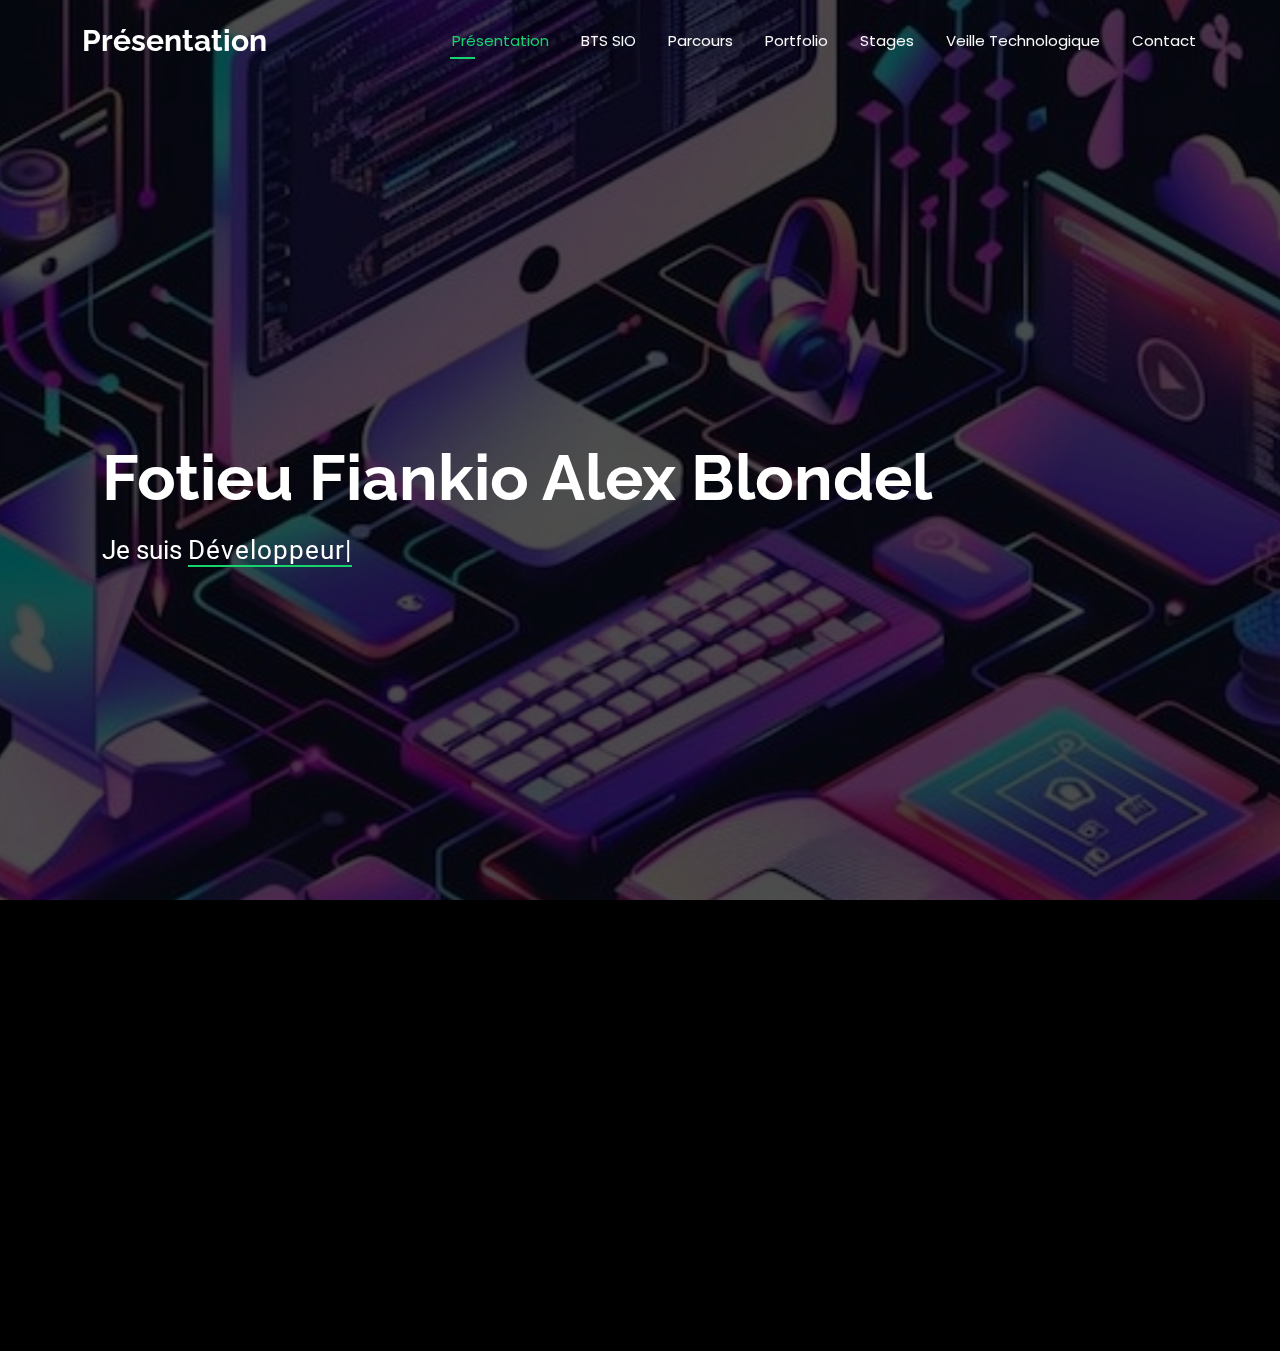
<file: index.html>
<!DOCTYPE html>
<html lang="en">

<head>
  <meta charset="utf-8">
  <meta content="width=device-width, initial-scale=1.0" name="viewport">
  <title>Portfolio Alex</title>
  <meta name="description" content="">
  <meta name="keywords" content="">

  <!-- Favicons -->
  <link href="assets/img/favicon.png" rel="icon">
  <link href="assets/img/apple-touch-icon.png" rel="apple-touch-icon">

  <!-- Fonts -->
  <link href="https://fonts.googleapis.com" rel="preconnect">
  <link href="https://fonts.gstatic.com" rel="preconnect" crossorigin>
  <link href="https://fonts.googleapis.com/css2?family=Roboto:ital,wght@0,100;0,300;0,400;0,500;0,700;0,900;1,100;1,300;1,400;1,500;1,700;1,900&family=Poppins:ital,wght@0,100;0,200;0,300;0,400;0,500;0,600;0,700;0,800;0,900;1,100;1,200;1,300;1,400;1,500;1,600;1,700;1,800;1,900&family=Raleway:ital,wght@0,100;0,200;0,300;0,400;0,500;0,600;0,700;0,800;0,900;1,100;1,200;1,300;1,400;1,500;1,600;1,700;1,800;1,900&display=swap" rel="stylesheet">

  <!-- Vendor CSS Files -->
  <link href="assets/vendor/bootstrap/css/bootstrap.min.css" rel="stylesheet">
  <link href="assets/vendor/bootstrap-icons/bootstrap-icons.css" rel="stylesheet">
  <link href="assets/vendor/aos/aos.css" rel="stylesheet">
  <link href="assets/vendor/swiper/swiper-bundle.min.css" rel="stylesheet">
  <link href="assets/vendor/glightbox/css/glightbox.min.css" rel="stylesheet">

  <!-- Main CSS File -->
  <link href="assets/css/main.css" rel="stylesheet">

</head>

<body class="index-page">

  <header id="header" class="header d-flex align-items-center fixed-top">
    <div class="container-fluid container-xl position-relative d-flex align-items-center justify-content-between">

      <a href="index.html" class="logo d-flex align-items-center">
        <!-- Uncomment the line below if you also wish to use an image logo -->
        <!-- <img src="assets/img/logo.png" alt=""> -->
        <h1 class="sitename">Présentation</h1>
      </a>

      <nav id="navmenu" class="navmenu">
        <ul>
          <li><a href="index.html"class="active">Présentation</a></li>
          <li><a href="BTS SIO.html">BTS SIO</a></li>
          <li><a href="Parcours.html">Parcours</a></li>
          <li><a href="portfolio.html">Portfolio</a></li>
          <li><a href="stage.html">Stages</a></li>
          <li><a href="services.html">Veille Technologique</a></li>
          <li><a href="contact.html">Contact</a></li>
        </ul>
        <i class="mobile-nav-toggle d-xl-none bi bi-list"></i>
      </nav>

    </div>
  </header>

  <main class="main">
<!-- Hero Section -->
<section id="hero" class="hero section dark-background" style="background-color: black; position: relative;">
  <img src="assets/img/pub.jpg" alt="" style="width: 100%; height: 100%; position: absolute; top: 0; left: 0; opacity: 0.3; object-fit: cover;" data-aos="fade-in">
  <div class="container" data-aos="zoom-out" data-aos-delay="100" style="position: relative; z-index: 1; text-align: center;">
    <h2 style="position: relative; top: 50px; left: 0; text-align: left; color: white; margin-left: 20px;">Fotieu Fiankio Alex Blondel</h2>
    <p style="position: relative; top: 60px; left: 0; text-align: left; color: white; margin-left: 20px;">Je suis <span class="typed" data-typed-items="Développeur">Développeur</span><span class="typed-cursor typed-cursor--blink"></span></p>
  </div>
</section>
<!-- /Hero Section -->

    <!-- Presentation Section (Moved Down) -->
    <section id="presentation" class="container" data-aos="zoom-out" data-aos-delay="50">
      <h3>Présentation</h3>
      <p>Actuellement je suis en 2éme année de BTS SIO au lycée Léonard de Vinci à Melun,option SLAM (Solutions Logicielles et Applications Métiers).</p>
        <ul>
            <li><strong>Nom :</strong> Fotieu Fiankio</li>
            <li><strong>Prénom :</strong> Alex Blondel</li>
            <li><strong>Âge :</strong> 22</li>
            <li><strong>Adresse :</strong> Melun</li>       
            <li><strong>Code Postal :</strong> 77000</li>
            <li><strong>Email :</strong> <a href="mailto:alexfotieu@outlook.fr">alexfotieu@outlook.fr</a></li>
            <li><strong>Téléphone :</strong> 06 98 76 18 49</li>
        </ul>
        <a href="assets/doc/CV.pdf" class="sim-btn hvr-bounce-to-top"><span>CV</span></a>
    </section>
    
  </section><!-- /Presentation Section -->

</main>

  <!-- Scroll Top -->
  <a href="#" id="scroll-top" class="scroll-top d-flex align-items-center justify-content-center"><i class="bi bi-arrow-up-short"></i></a>

  <!-- Preloader -->
  <div id="preloader"></div>

  <!-- Vendor JS Files -->
  <script src="assets/vendor/bootstrap/js/bootstrap.bundle.min.js"></script>
  <script src="assets/vendor/php-email-form/validate.js"></script>
  <script src="assets/vendor/aos/aos.js"></script>
  <script src="assets/vendor/typed.js/typed.umd.js"></script>
  <script src="assets/vendor/purecounter/purecounter_vanilla.js"></script>
  <script src="assets/vendor/waypoints/noframework.waypoints.js"></script>
  <script src="assets/vendor/swiper/swiper-bundle.min.js"></script>
  <script src="assets/vendor/glightbox/js/glightbox.min.js"></script>
  <script src="assets/vendor/imagesloaded/imagesloaded.pkgd.min.js"></script>
  <script src="assets/vendor/isotope-layout/isotope.pkgd.min.js"></script>

  <!-- Main JS File -->
  <script src="assets/js/main.js"></script>

</body>

</html>
</file>
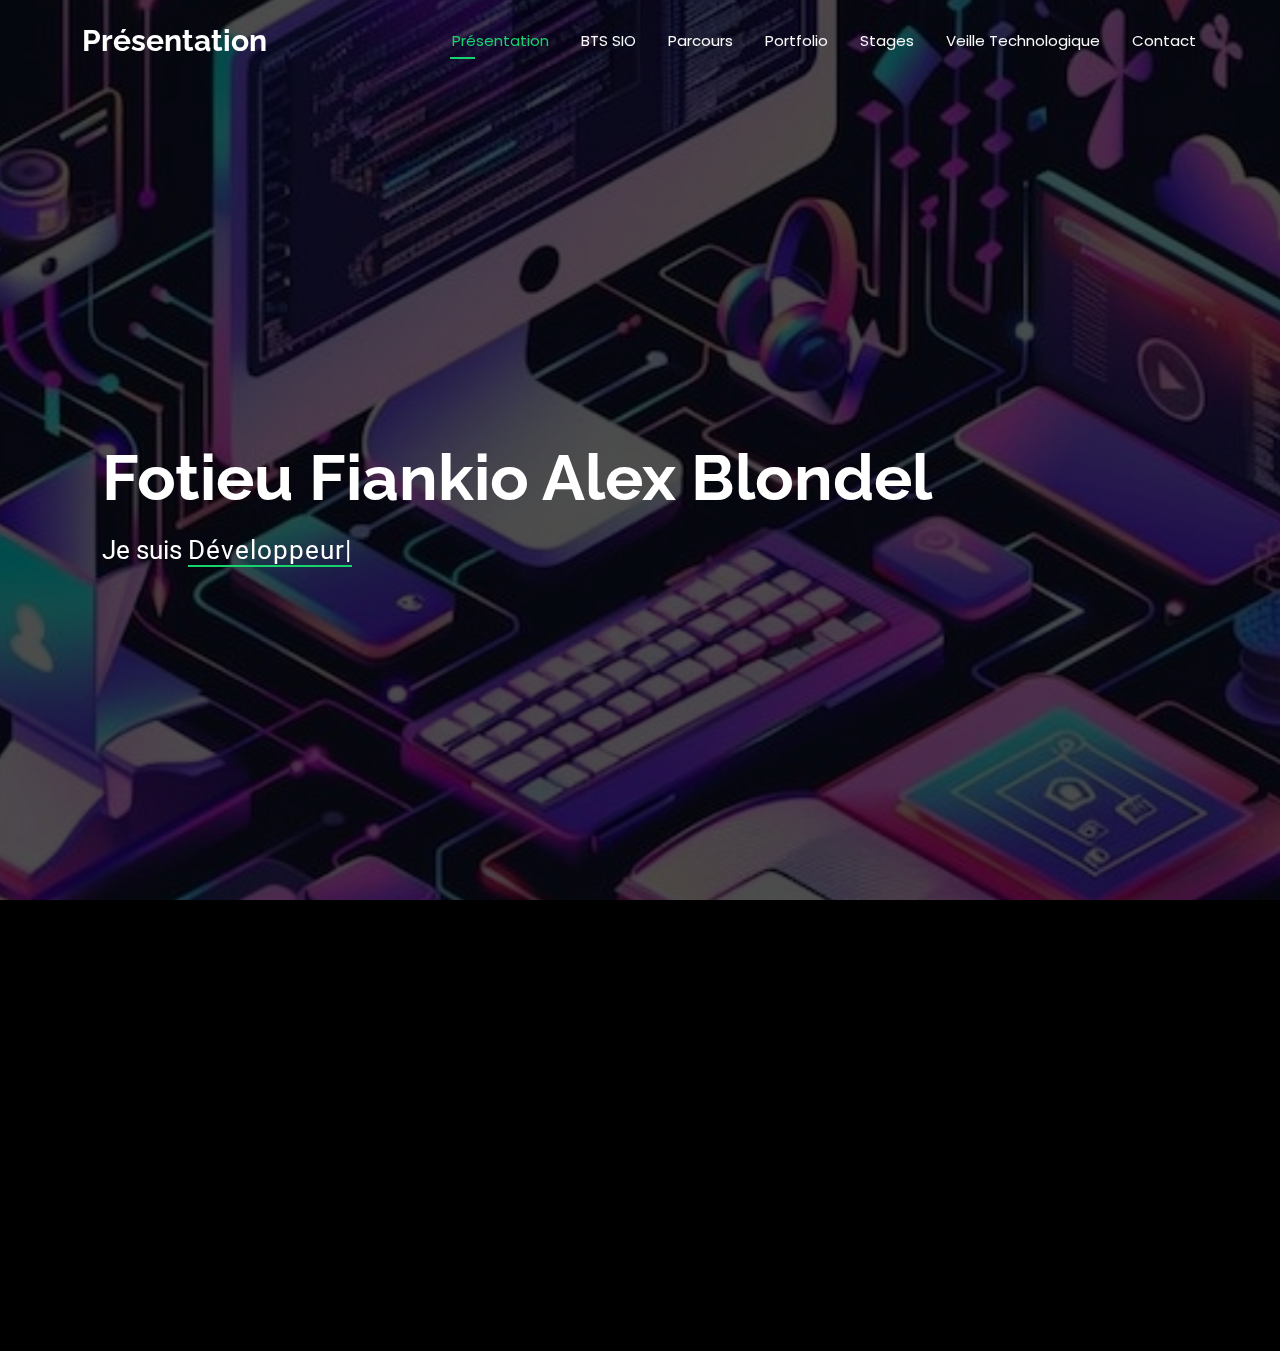
<file: A propos.html>
<!DOCTYPE html>
<html lang="en">

<head>
  <meta charset="utf-8">
  <meta content="width=device-width, initial-scale=1.0" name="viewport">
  <title>Portfolio Alex</title>
  <meta name="description" content="">
  <meta name="keywords" content="">

  <!-- Favicons -->
  <link href="assets/img/favicon.png" rel="icon">
  <link href="assets/img/apple-touch-icon.png" rel="apple-touch-icon">

  <!-- Fonts -->
  <link href="https://fonts.googleapis.com" rel="preconnect">
  <link href="https://fonts.gstatic.com" rel="preconnect" crossorigin>
  <link href="https://fonts.googleapis.com/css2?family=Roboto:ital,wght@0,100;0,300;0,400;0,500;0,700;0,900;1,100;1,300;1,400;1,500;1,700;1,900&family=Poppins:ital,wght@0,100;0,200;0,300;0,400;0,500;0,600;0,700;0,800;0,900;1,100;1,200;1,300;1,400;1,500;1,600;1,700;1,800;1,900&family=Raleway:ital,wght@0,100;0,200;0,300;0,400;0,500;0,600;0,700;0,800;0,900;1,100;1,200;1,300;1,400;1,500;1,600;1,700;1,800;1,900&display=swap" rel="stylesheet">

  <!-- Vendor CSS Files -->
  <link href="assets/vendor/bootstrap/css/bootstrap.min.css" rel="stylesheet">
  <link href="assets/vendor/bootstrap-icons/bootstrap-icons.css" rel="stylesheet">
  <link href="assets/vendor/aos/aos.css" rel="stylesheet">
  <link href="assets/vendor/swiper/swiper-bundle.min.css" rel="stylesheet">
  <link href="assets/vendor/glightbox/css/glightbox.min.css" rel="stylesheet">

  <!-- Main CSS File -->
  <link href="assets/css/main.css" rel="stylesheet">

</head>

<body class="index-page">

  <header id="header" class="header d-flex align-items-center fixed-top">
    <div class="container-fluid container-xl position-relative d-flex align-items-center justify-content-between">

      <a href="index.html" class="logo d-flex align-items-center">
        <!-- Uncomment the line below if you also wish to use an image logo -->
        <!-- <img src="assets/img/logo.png" alt=""> -->
        <h1 class="sitename">Présentation</h1>
      </a>

      <nav id="navmenu" class="navmenu">
        <ul>
          <li><a href="A propos.html"class="active">Présentation</a></li>
          <li><a href="BTS SIO.html">BTS SIO</a></li>
          <li><a href="Parcours.html">Parcours</a></li>
          <li><a href="portfolio.html">Portfolio</a></li>
          <li><a href="stage.html">Stages</a></li>
          <li><a href="services.html">Veille Technologique</a></li>
          <li><a href="contact.html">Contact</a></li>
        </ul>
        <i class="mobile-nav-toggle d-xl-none bi bi-list"></i>
      </nav>

    </div>
  </header>

  <main class="main">
<!-- Hero Section -->
<section id="hero" class="hero section dark-background" style="background-color: black; position: relative;">
  <img src="assets/img/pub.jpg" alt="" style="width: 100%; height: 100%; position: absolute; top: 0; left: 0; opacity: 0.3; object-fit: cover;" data-aos="fade-in">
  <div class="container" data-aos="zoom-out" data-aos-delay="100" style="position: relative; z-index: 1; text-align: center;">
    <h2 style="position: relative; top: 50px; left: 0; text-align: left; color: white; margin-left: 20px;">Fotieu Fiankio Alex Blondel</h2>
    <p style="position: relative; top: 60px; left: 0; text-align: left; color: white; margin-left: 20px;">Je suis <span class="typed" data-typed-items="Développeur">Développeur</span><span class="typed-cursor typed-cursor--blink"></span></p>
  </div>
</section>
<!-- /Hero Section -->

    <!-- Presentation Section (Moved Down) -->
    <section id="presentation" class="container" data-aos="zoom-out" data-aos-delay="50">
      <h3>Présentation</h3>
      <p>Actuellement je suis en 2éme année de BTS SIO au lycée Léonard de Vinci à Melun,option SLAM (Solutions Logicielles et Applications Métiers).</p>
        <ul>
            <li><strong>Nom :</strong> Fotieu Fiankio</li>
            <li><strong>Prénom :</strong> Alex Blondel</li>
            <li><strong>Âge :</strong> 22</li>
            <li><strong>Adresse :</strong> Melun</li>       
            <li><strong>Code Postal :</strong> 77000</li>
            <li><strong>Email :</strong> <a href="mailto:alexfotieu@outlook.fr">alexfotieu@outlook.fr</a></li>
            <li><strong>Téléphone :</strong> 06 98 76 18 49</li>
        </ul>
        <a href="assets/doc/CV.pdf" class="sim-btn hvr-bounce-to-top"><span>CV</span></a>
    </section>
    
  </section><!-- /Presentation Section -->

</main>

  <!-- Scroll Top -->
  <a href="#" id="scroll-top" class="scroll-top d-flex align-items-center justify-content-center"><i class="bi bi-arrow-up-short"></i></a>

  <!-- Preloader -->
  <div id="preloader"></div>

  <!-- Vendor JS Files -->
  <script src="assets/vendor/bootstrap/js/bootstrap.bundle.min.js"></script>
  <script src="assets/vendor/php-email-form/validate.js"></script>
  <script src="assets/vendor/aos/aos.js"></script>
  <script src="assets/vendor/typed.js/typed.umd.js"></script>
  <script src="assets/vendor/purecounter/purecounter_vanilla.js"></script>
  <script src="assets/vendor/waypoints/noframework.waypoints.js"></script>
  <script src="assets/vendor/swiper/swiper-bundle.min.js"></script>
  <script src="assets/vendor/glightbox/js/glightbox.min.js"></script>
  <script src="assets/vendor/imagesloaded/imagesloaded.pkgd.min.js"></script>
  <script src="assets/vendor/isotope-layout/isotope.pkgd.min.js"></script>

  <!-- Main JS File -->
  <script src="assets/js/main.js"></script>

</body>

</html>
</file>
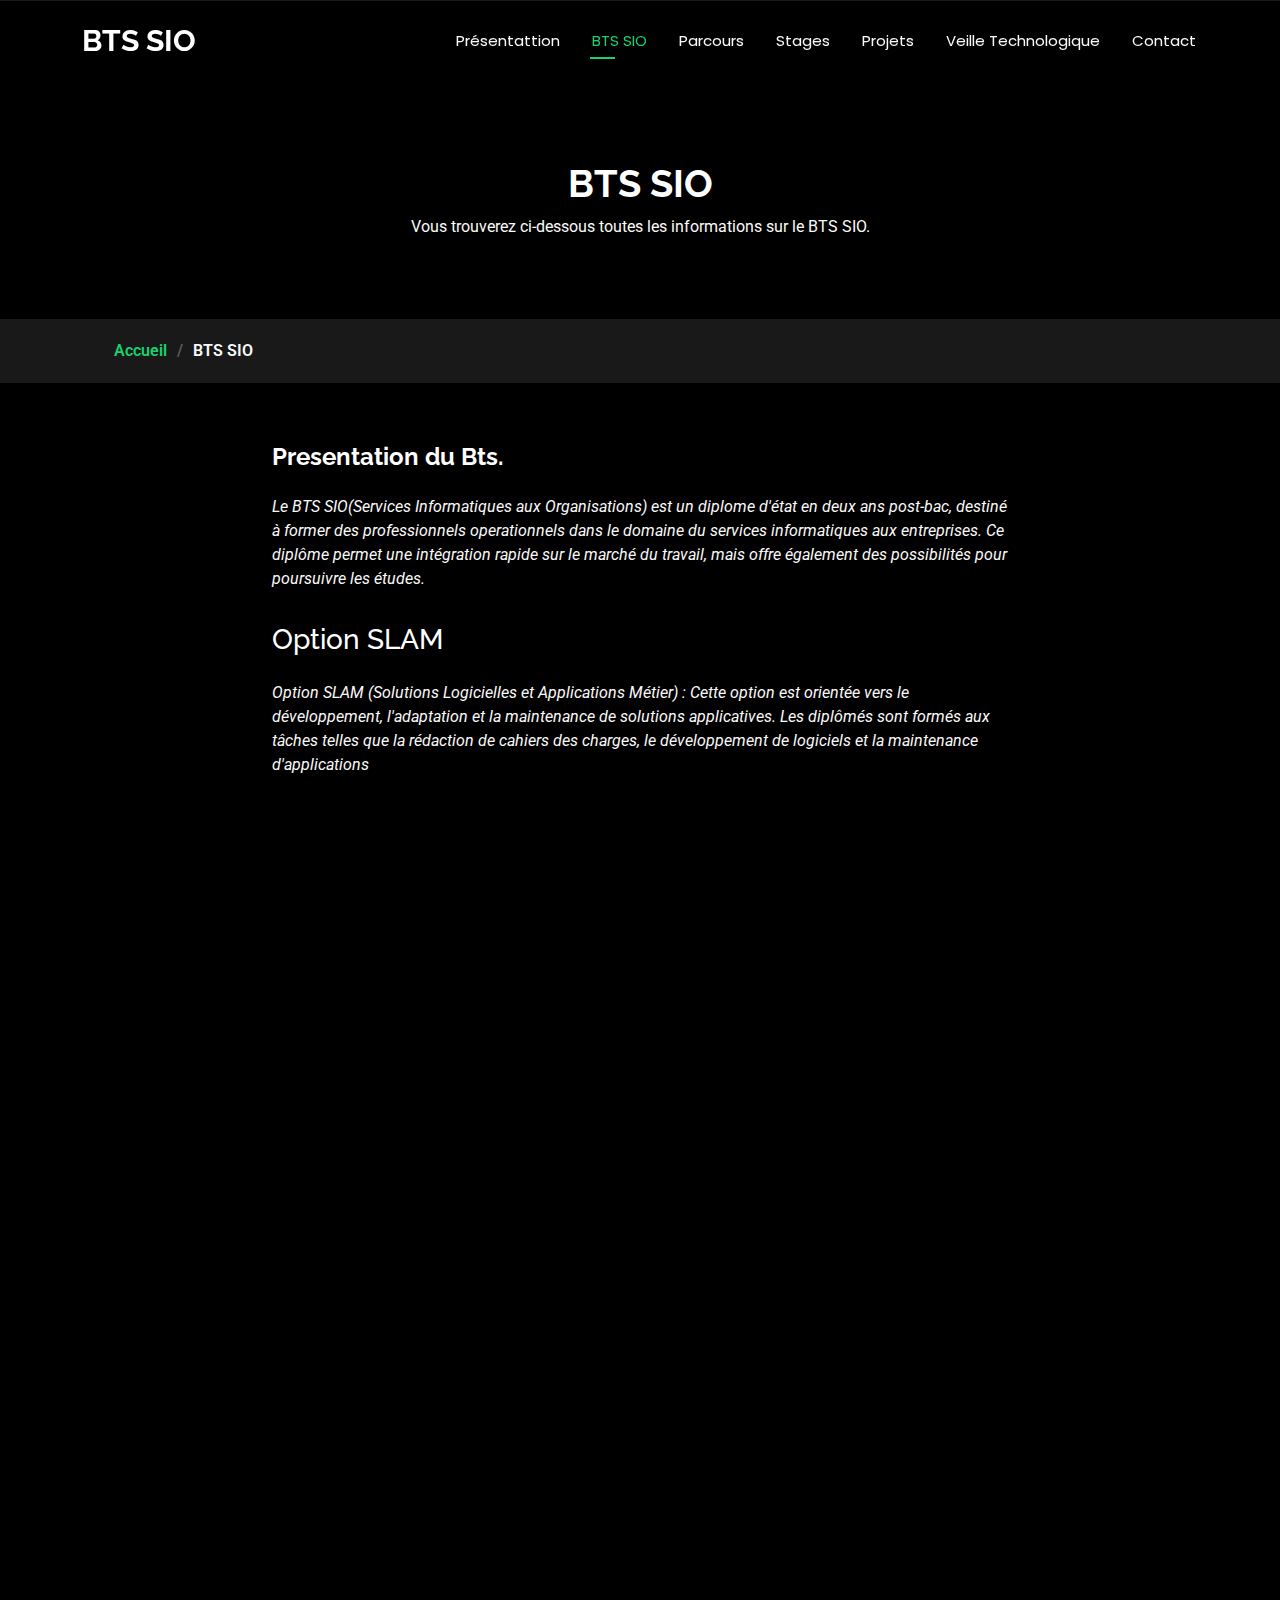
<file: BTS SIO.html>
<!DOCTYPE html>
<html lang="en">

<head>
  <meta charset="utf-8">
  <meta content="width=device-width, initial-scale=1.0" name="viewport">
  <title>Portfolio Alex </title>
  <meta name="description" content="">
  <meta name="keywords" content="">

  <!-- Favicons -->
  <link href="assets/img/favicon.png" rel="icon">
  <link href="assets/img/apple-touch-icon.png" rel="apple-touch-icon">

  <!-- Fonts -->
  <link href="https://fonts.googleapis.com" rel="preconnect">
  <link href="https://fonts.gstatic.com" rel="preconnect" crossorigin>
  <link href="https://fonts.googleapis.com/css2?family=Roboto:ital,wght@0,100;0,300;0,400;0,500;0,700;0,900;1,100;1,300;1,400;1,500;1,700;1,900&family=Poppins:ital,wght@0,100;0,200;0,300;0,400;0,500;0,600;0,700;0,800;0,900;1,100;1,200;1,300;1,400;1,500;1,600;1,700;1,800;1,900&family=Raleway:ital,wght@0,100;0,200;0,300;0,400;0,500;0,600;0,700;0,800;0,900;1,100;1,200;1,300;1,400;1,500;1,600;1,700;1,800;1,900&display=swap" rel="stylesheet">

  <!-- Vendor CSS Files -->
  <link href="assets/vendor/bootstrap/css/bootstrap.min.css" rel="stylesheet">
  <link href="assets/vendor/bootstrap-icons/bootstrap-icons.css" rel="stylesheet">
  <link href="assets/vendor/aos/aos.css" rel="stylesheet">
  <link href="assets/vendor/swiper/swiper-bundle.min.css" rel="stylesheet">
  <link href="assets/vendor/glightbox/css/glightbox.min.css" rel="stylesheet">

  <!-- Main CSS File -->
  <link href="assets/css/main.css" rel="stylesheet">

  <!-- =======================================================
  * Template Name: Personal
  * Template URL: https://bootstrapmade.com/personal-free-resume-bootstrap-template/
  * Updated: Nov 04 2024 with Bootstrap v5.3.3
  * Author: BootstrapMade.com
  * License: https://bootstrapmade.com/license/
  ======================================================== -->
</head>

<body class="about-page">

  <header id="header" class="header d-flex align-items-center fixed-top">
    <div class="container-fluid container-xl position-relative d-flex align-items-center justify-content-between">

      <a href="BTS SIO.html" class="logo d-flex align-items-center">
        <!-- Uncomment the line below if you also wish to use an image logo -->
        <!-- <img src="assets/img/logo.png" alt=""> -->
        <h1 class="sitename">BTS SIO</h1>
      </a>

      <nav id="navmenu" class="navmenu">
        <ul>
          <li><a href="index.html">Présentattion</a></li>
          <li><a href="BTS SIO.html" class="active">BTS SIO</a></li>
          <li><a href="Parcours.html">Parcours</a></li>
          <li><a href="stage.html">Stages</a></li>
          <li><a href="portfolio.html">Projets</a></li>
          <li><a href="services.html">Veille Technologique</a></li>
          <li><a href="contact.html">Contact</a></li>
        </ul>
        <i class="mobile-nav-toggle d-xl-none bi bi-list"></i>
      </nav>

    </div>
  </header>

  <main class="main">

    <!-- Page Title -->
    <div class="page-title" data-aos="fade">
      <div class="heading">
        <div class="container">
          <div class="row d-flex justify-content-center text-center">
            <div class="col-lg-8">
              <h1>BTS SIO</h1>
              <p class="mb-0">Vous trouverez ci-dessous toutes les informations sur le BTS SIO.</p>
            </div>
          </div>
        </div>
      </div>
      <nav class="breadcrumbs">
        <div class="container">
          <ol>
            <li><a href="A propos.html">Accueil</a></li>
            <li class="current">BTS SIO</li>
          </ol>
        </div>
      </nav>
    </div><!-- End Page Title -->

    <!-- About Section -->
    <section id="about" class="about section">

      <div class="container" data-aos="fade-up" data-aos-delay="100">
        <div class="row gy-4 justify-content-center">
          <div class="col-lg-8 content">
            <h2>Presentation du Bts.</h2>
            <p class="fst-italic py-3">
Le BTS SIO(Services Informatiques aux Organisations) est un diplome d'état en deux ans post-bac, destiné à former des professionnels operationnels dans le domaine du services informatiques aux entreprises.
Ce diplôme permet une intégration rapide sur le marché du travail, mais offre également des possibilités pour poursuivre les études.
            </p>

            <h3>Option SLAM</h3>
            <p class="fst-italic py-3">
Option SLAM (Solutions Logicielles et Applications Métier) : Cette option est orientée vers le développement, l'adaptation et la maintenance de solutions applicatives.
Les diplômés sont formés aux tâches telles que la rédaction de cahiers des charges, le développement de logiciels et la maintenance d'applications
            </p>
          </div>
        </div>

      </div>
        

    </section><!-- /About Section -->

    <!-- Skills Section -->
    <section id="skills" class="skills section">

      <!-- Section Title -->
      <div class="container section-title" data-aos="fade-up">
        <h2>Compétence</h2>
        <div><span>Mes</span> <span class="description-title">compétence</span></div>
      </div><!-- End Section Title -->

      <div class="container" data-aos="fade-up" data-aos-delay="100">

        <div class="row skills-content skills-animation">

          <div class="col-lg-6">

            <div class="progress">
              <span class="skill"><span>HTML</span> <i class="val">70%</i></span>
              <div class="progress-bar-wrap">
                <div class="progress-bar" role="progressbar" aria-valuenow="70" aria-valuemin="0" aria-valuemax="100"></div>
              </div>
            </div><!-- End Skills Item -->

            <div class="progress">
              <span class="skill"><span>CSS</span> <i class="val">55%</i></span>
              <div class="progress-bar-wrap">
                <div class="progress-bar" role="progressbar" aria-valuenow="55" aria-valuemin="0" aria-valuemax="100"></div>
              </div>
            </div><!-- End Skills Item -->

            <div class="progress">
              <span class="skill"><span>JavaScript</span> <i class="val">50%</i></span>
              <div class="progress-bar-wrap">
                <div class="progress-bar" role="progressbar" aria-valuenow="50" aria-valuemin="0" aria-valuemax="100"></div>
              </div>
            </div><!-- End Skills Item -->

          </div>

          <div class="col-lg-6">

            <div class="progress">
              <span class="skill"><span>PHP</span> <i class="val">60%</i></span>
              <div class="progress-bar-wrap">
                <div class="progress-bar" role="progressbar" aria-valuenow="60" aria-valuemin="0" aria-valuemax="100"></div>
              </div>
            </div><!-- End Skills Item -->

            <div class="progress">
              <span class="skill"><span>Python</span> <i class="val">75%</i></span>
              <div class="progress-bar-wrap">
                <div class="progress-bar" role="progressbar" aria-valuenow="75" aria-valuemin="0" aria-valuemax="100"></div>
              </div>
            </div><!-- End Skills Item -->

            <div class="progress">
              <span class="skill"><span>Kotlin</span> <i class="val">55%</i></span>
              <div class="progress-bar-wrap">
                <div class="progress-bar" role="progressbar" aria-valuenow="55" aria-valuemin="0" aria-valuemax="100"></div>
              </div>
            </div><!-- End Skills Item -->

          </div>

        </div>

      </div>

    </section><!-- /Skills Section -->

    <!-- Interests Section -->
    <section id="interests" class="interests section">

      <!-- Section Title -->
      <div class="container section-title" data-aos="fade-up">
        <h2>Outils</h2>
        <div><span>Mes</span> <span class="description-title">outils</span></div>
      </div><!-- End Section Title -->

      <div class="container">

        <div class="row gy-4">

          <div class="col-lg-3 col-md-4" data-aos="fade-up" data-aos-delay="100">
            <div class="features-item">
              <i class="bi bi-eye" style="color: #ffbb2c;"></i>
              <h3><a href="" class="stretched-link">IntelliJ</a></h3>
            </div>
          </div><!-- End Feature Item -->

          <div class="col-lg-3 col-md-4" data-aos="fade-up" data-aos-delay="200">
            <div class="features-item">
              <i class="bi bi-infinity" style="color: #5578ff;"></i>
              <h3><a href="" class="stretched-link">PHP My Admin</a></h3>
            </div>
          </div><!-- End Feature Item -->

          <div class="col-lg-3 col-md-4" data-aos="fade-up" data-aos-delay="300">
            <div class="features-item">
              <i class="bi bi-mortarboard" style="color: #e80368;"></i>
              <h3><a href="" class="stretched-link">Thonny</a></h3>
            </div>
          </div><!-- End Feature Item -->

          <div class="col-lg-3 col-md-4" data-aos="fade-up" data-aos-delay="400">
            <div class="features-item">
              <i class="bi bi-nut" style="color: #e361ff;"></i>
              <h3><a href="" class="stretched-link">Visual Studio Code</a></h3>
            </div>
          </div><!-- End Feature Item -->

          <div class="col-lg-3 col-md-4" data-aos="fade-up" data-aos-delay="500">
            <div class="features-item">
              <i class="bi bi-shuffle" style="color: #47aeff;"></i>
              <h3><a href="" class="stretched-link">GitHub</a></h3>
            </div>
          </div><!-- End Feature Item -->
        </div>

      </div>

    </section><!-- /Interests Section -->


  </main>

  <!-- Scroll Top -->
  <a href="#" id="scroll-top" class="scroll-top d-flex align-items-center justify-content-center"><i class="bi bi-arrow-up-short"></i></a>

  <!-- Preloader -->
  <div id="preloader"></div>

  <!-- Vendor JS Files -->
  <script src="assets/vendor/bootstrap/js/bootstrap.bundle.min.js"></script>
  <script src="assets/vendor/php-email-form/validate.js"></script>
  <script src="assets/vendor/aos/aos.js"></script>
  <script src="assets/vendor/typed.js/typed.umd.js"></script>
  <script src="assets/vendor/purecounter/purecounter_vanilla.js"></script>
  <script src="assets/vendor/waypoints/noframework.waypoints.js"></script>
  <script src="assets/vendor/swiper/swiper-bundle.min.js"></script>
  <script src="assets/vendor/glightbox/js/glightbox.min.js"></script>
  <script src="assets/vendor/imagesloaded/imagesloaded.pkgd.min.js"></script>
  <script src="assets/vendor/isotope-layout/isotope.pkgd.min.js"></script>

  <!-- Main JS File -->
  <script src="assets/js/main.js"></script>

</body>

</html>
</file>
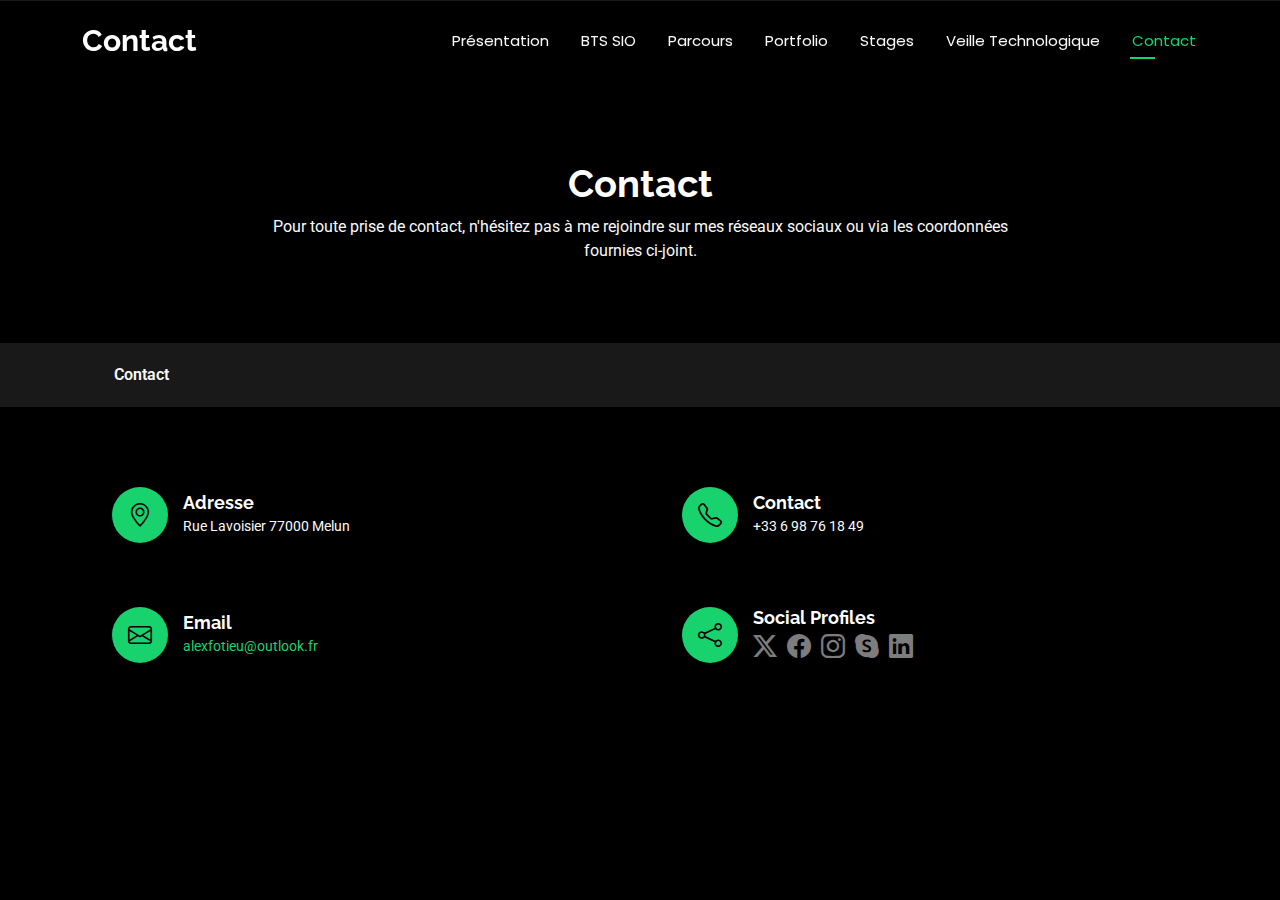
<file: contact.html>
<!DOCTYPE html>
<html lang="en">

<head>
  <meta charset="utf-8">
  <meta content="width=device-width, initial-scale=1.0" name="viewport">
  <title>Contact - Portfolio </title>
  <meta name="description" content="">
  <meta name="keywords" content="">

  <!-- Favicons -->
  <link href="assets/img/favicon.png" rel="icon">
  <link href="assets/img/apple-touch-icon.png" rel="apple-touch-icon">

  <!-- Fonts -->
  <link href="https://fonts.googleapis.com" rel="preconnect">
  <link href="https://fonts.gstatic.com" rel="preconnect" crossorigin>
  <link href="https://fonts.googleapis.com/css2?family=Roboto:ital,wght@0,100;0,300;0,400;0,500;0,700;0,900;1,100;1,300;1,400;1,500;1,700;1,900&family=Poppins:ital,wght@0,100;0,200;0,300;0,400;0,500;0,600;0,700;0,800;0,900;1,100;1,200;1,300;1,400;1,500;1,600;1,700;1,800;1,900&family=Raleway:ital,wght@0,100;0,200;0,300;0,400;0,500;0,600;0,700;0,800;0,900;1,100;1,200;1,300;1,400;1,500;1,600;1,700;1,800;1,900&display=swap" rel="stylesheet">

  <!-- Vendor CSS Files -->
  <link href="assets/vendor/bootstrap/css/bootstrap.min.css" rel="stylesheet">
  <link href="assets/vendor/bootstrap-icons/bootstrap-icons.css" rel="stylesheet">
  <link href="assets/vendor/aos/aos.css" rel="stylesheet">
  <link href="assets/vendor/swiper/swiper-bundle.min.css" rel="stylesheet">
  <link href="assets/vendor/glightbox/css/glightbox.min.css" rel="stylesheet">

  <!-- Main CSS File -->
  <link href="assets/css/main.css" rel="stylesheet">

  <!-- =======================================================
  * Template Name: Personal
  * Template URL: https://bootstrapmade.com/personal-free-resume-bootstrap-template/
  * Updated: Nov 04 2024 with Bootstrap v5.3.3
  * Author: BootstrapMade.com
  * License: https://bootstrapmade.com/license/
  ======================================================== -->
</head>

<body class="contact-page">

  <header id="header" class="header d-flex align-items-center fixed-top">
    <div class="container-fluid container-xl position-relative d-flex align-items-center justify-content-between">

      <a href="index.html" class="logo d-flex align-items-center">
        <!-- Uncomment the line below if you also wish to use an image logo -->
        <!-- <img src="assets/img/logo.png" alt=""> -->
        <h1 class="sitename">Contact</h1>
      </a>

      <nav id="navmenu" class="navmenu">
        <ul>
          <li><a href="index.html">Présentation</a></li>
          <li><a href="BTS SIO.html">BTS SIO</a></li>
          <li><a href="Parcours.html">Parcours</a></li>
          <li><a href="portfolio.html">Portfolio</a></li>
          <li><a href="stage.html">Stages</a></li>
          <li><a href="Veille Techno.html">Veille Technologique</a></li>
          <li><a href="contact.html"class="active">Contact</a></li>
        </ul>
        <i class="mobile-nav-toggle d-xl-none bi bi-list"></i>
      </nav>

    </div>
  </header>

  <main class="main">

   <!-- Page Title -->
   <div class="page-title" data-aos="fade">
    <div class="heading">
      <div class="container">
        <div class="row d-flex justify-content-center text-center">
          <div class="col-lg-8">
            <h1>Contact</h1>
            <p class="mb-0">Pour toute prise de contact, n'hésitez pas à me rejoindre sur mes réseaux sociaux ou via les coordonnées fournies ci-joint.</p>
          </div>
        </div>
      </div>
    </div>
    <nav class="breadcrumbs">
      <div class="container">
        <ol>
          <li class="current">Contact</li>
        </ol>
      </div>
    </nav>
  </div><!-- End Page Title -->

    <!-- Contact Section -->
    <section id="contact" class="contact section">

      <div class="container" data-aos="fade-up" data-aos-delay="100">

        <div class="row gy-4">

          <div class="col-md-6">
            <div class="info-item d-flex align-items-center" data-aos="fade-up" data-aos-delay="200">
              <i class="icon bi bi-geo-alt flex-shrink-0"></i>
              <div>
                <h3>Adresse</h3>
                <p>Rue Lavoisier 77000 Melun</p>
              </div>
            </div>
          </div><!-- End Info Item -->

          <div class="col-md-6">
            <div class="info-item d-flex align-items-center" data-aos="fade-up" data-aos-delay="300">
              <i class="icon bi bi-telephone flex-shrink-0"></i>
              <div>
                <h3>Contact</h3>
                <p>+33 6 98 76 18 49</p>
              </div>
            </div>
          </div><!-- End Info Item -->

          <div class="col-md-6">
            <div class="info-item d-flex align-items-center" data-aos="fade-up" data-aos-delay="400">
              <i class="icon bi bi-envelope flex-shrink-0"></i>
              <div>
                <h3>Email</h3>
                <p><a href="mailto:alexfotieu@outlook.fr">alexfotieu@outlook.fr</a></p>
              </div>
            </div>
          </div><!-- End Info Item -->

          <div class="col-md-6">
            <div class="info-item d-flex align-items-center" data-aos="fade-up" data-aos-delay="500">
              <i class="icon bi bi-share flex-shrink-0"></i>
              <div>
                <h3>Social Profiles</h3>
                <div class="social-links">
                  <a href="#"><i class="bi bi-twitter-x"></i></a>
                  <a href="#"><i class="bi bi-facebook"></i></a>
                  <a href="https://www.instagram.com/alxbld_/"><i class="bi bi-instagram"></i></a>
                  <a href="#"><i class="bi bi-skype"></i></a>
                  <a href="#"><i class="bi bi-linkedin"></i></a>
                </div>
              </div>
            </div>
          </div><!-- End Info Item -->

        </div>

  </main>


  <!-- Scroll Top -->
  <a href="#" id="scroll-top" class="scroll-top d-flex align-items-center justify-content-center"><i class="bi bi-arrow-up-short"></i></a>

  <!-- Preloader -->
  <div id="preloader"></div>

  <!-- Vendor JS Files -->
  <script src="assets/vendor/bootstrap/js/bootstrap.bundle.min.js"></script>
  <script src="assets/vendor/php-email-form/validate.js"></script>
  <script src="assets/vendor/aos/aos.js"></script>
  <script src="assets/vendor/typed.js/typed.umd.js"></script>
  <script src="assets/vendor/purecounter/purecounter_vanilla.js"></script>
  <script src="assets/vendor/waypoints/noframework.waypoints.js"></script>
  <script src="assets/vendor/swiper/swiper-bundle.min.js"></script>
  <script src="assets/vendor/glightbox/js/glightbox.min.js"></script>
  <script src="assets/vendor/imagesloaded/imagesloaded.pkgd.min.js"></script>
  <script src="assets/vendor/isotope-layout/isotope.pkgd.min.js"></script>

  <!-- Main JS File -->
  <script src="assets/js/main.js"></script>

</body>

</html>
</file>
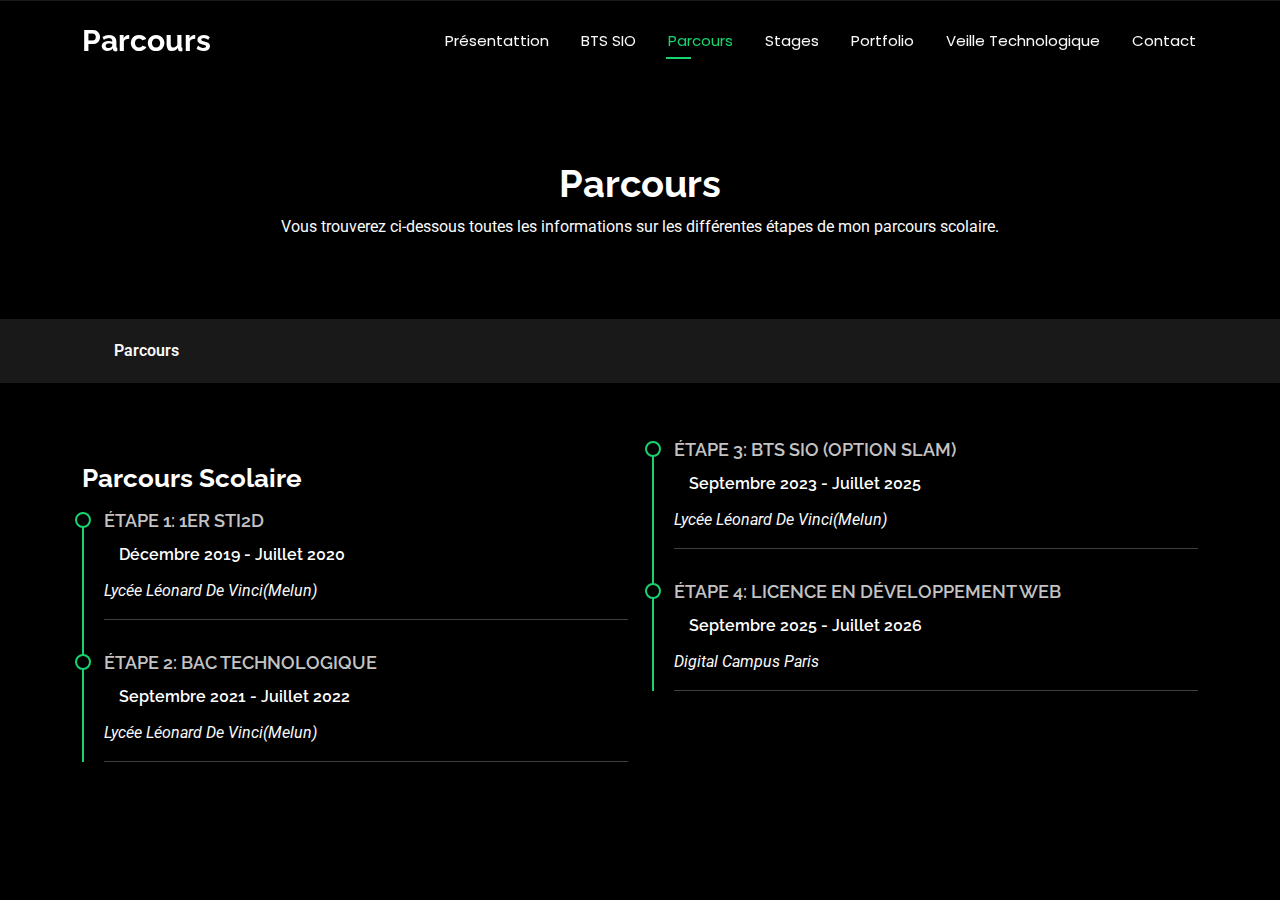
<file: Parcours.html>
<!DOCTYPE html>
<html lang="en">

<head>
  <meta charset="utf-8">
  <meta content="width=device-width, initial-scale=1.0" name="viewport">
  <title>Resume - Personal Bootstrap Template</title>
  <meta name="description" content="">
  <meta name="keywords" content="">

  <!-- Favicons -->
  <link href="assets/img/favicon.png" rel="icon">
  <link href="assets/img/apple-touch-icon.png" rel="apple-touch-icon">

  <!-- Fonts -->
  <link href="https://fonts.googleapis.com" rel="preconnect">
  <link href="https://fonts.gstatic.com" rel="preconnect" crossorigin>
  <link href="https://fonts.googleapis.com/css2?family=Roboto:ital,wght@0,100;0,300;0,400;0,500;0,700;0,900;1,100;1,300;1,400;1,500;1,700;1,900&family=Poppins:ital,wght@0,100;0,200;0,300;0,400;0,500;0,600;0,700;0,800;0,900;1,100;1,200;1,300;1,400;1,500;1,600;1,700;1,800;1,900&family=Raleway:ital,wght@0,100;0,200;0,300;0,400;0,500;0,600;0,700;0,800;0,900;1,100;1,200;1,300;1,400;1,500;1,600;1,700;1,800;1,900&display=swap" rel="stylesheet">

  <!-- Vendor CSS Files -->
  <link href="assets/vendor/bootstrap/css/bootstrap.min.css" rel="stylesheet">
  <link href="assets/vendor/bootstrap-icons/bootstrap-icons.css" rel="stylesheet">
  <link href="assets/vendor/aos/aos.css" rel="stylesheet">
  <link href="assets/vendor/swiper/swiper-bundle.min.css" rel="stylesheet">
  <link href="assets/vendor/glightbox/css/glightbox.min.css" rel="stylesheet">

  <!-- Main CSS File -->
  <link href="assets/css/main.css" rel="stylesheet">

  <!-- =======================================================
  * Template Name: Personal
  * Template URL: https://bootstrapmade.com/personal-free-resume-bootstrap-template/
  * Updated: Nov 04 2024 with Bootstrap v5.3.3
  * Author: BootstrapMade.com
  * License: https://bootstrapmade.com/license/
  ======================================================== -->
</head>

<body class="resume-page">

  <header id="header" class="header d-flex align-items-center fixed-top">
    <div class="container-fluid container-xl position-relative d-flex align-items-center justify-content-between">

      <a href="index.html" class="logo d-flex align-items-center">
        <!-- Uncomment the line below if you also wish to use an image logo -->
        <!-- <img src="assets/img/logo.png" alt=""> -->
        <h1 class="sitename">Parcours</h1>
      </a>

      <nav id="navmenu" class="navmenu">
        <ul>
          <li><a href="index.html">Présentattion</a></li>
          <li><a href="BTS SIO.html">BTS SIO</a></li>
          <li><a href="Parcours.html"class="active">Parcours</a></li>
          <li><a href="stage.html">Stages</a></li>
          <li><a href="portfolio.html">Portfolio</a></li>
          <li><a href="Veille Techno.html">Veille Technologique</a></li>
          <li><a href="contact.html">Contact</a></li>
        </ul>
        <i class="mobile-nav-toggle d-xl-none bi bi-list"></i>
      </nav>

    </div>
  </header>

  <main class="main">
    <!-- Page Title -->
    <div class="page-title" data-aos="fade">
        <div class="heading">
            <div class="container">
                <div class="row d-flex justify-content-center text-center">
                    <div class="col-lg-8">
                        <h1>Parcours</h1>
                        <p class="mb-0">Vous trouverez ci-dessous toutes les informations sur les différentes étapes de mon parcours scolaire.</p>
                    </div>
                </div>
            </div>
        </div>
        <nav class="breadcrumbs">
            <div class="container">
                <ol>
                    <li class="current">Parcours</li>
                </ol>
            </div>
        </nav>
    </div><!-- End Page Title -->

<!-- Resume Section -->
<section id="resume" class="resume section">
  <div class="container">
      <div class="row">
          <!-- First Column -->
          <div class="col-md-6" data-aos="fade-up" data-aos-delay="200">
              <h3 class="resume-title">Parcours Scolaire</h3>

              <!-- Étape 1 -->
              <div class="resume-item align-items-stretch">
                  <h4>Étape 1: 1er STI2D </h4>
                  <h5>Décembre 2019 - Juillet 2020</h5>
                  <p><em>Lycée Léonard De Vinci(Melun)</em></p>
                  
                  <hr/> <!-- Grande ligne séparatrice -->
              </div><!-- End Resume Item -->

              <!-- Étape 2 -->
              <div class="resume-item align-items-stretch">
                  <h4>Étape 2: Bac Technologique</h4>
                  <h5>Septembre 2021 - Juillet 2022</h5>
                  <p><em>Lycée Léonard De Vinci(Melun)</em></p>

                  <hr/> <!-- Grande ligne séparatrice -->
              </div><!-- End Resume Item -->

          </div><!-- End First Column -->

          <!-- Second Column -->
          <div class="col-md-6" data-aos="fade-up" data-aos-delay="200">
              <!-- Étape 3 -->
              <div class="resume-item align-items-stretch">
                  <h4>Étape 3: BTS SIO (option Slam)</h4>
                  <h5>Septembre 2023 - Juillet 2025</h5>
                  <p><em>Lycée Léonard De Vinci(Melun)</em></p>

                  <hr/> <!-- Grande ligne séparatrice -->
              </div><!-- End Resume Item -->

              <!-- Étape 4 -->
              <div class="resume-item align-items-stretch">
                  <h4>Étape 4: Licence en développement web</h4>
                  <h5>Septembre 2025 - Juillet 2026</h5>
                  <p><em>Digital Campus Paris</em></p>

                  <hr/> <!-- Grande ligne séparatrice -->
              </div><!-- End Resume Item -->

          </div><!-- End Second Column -->

      </div>
  </div>
</section><!-- End Resume Section -->

</main>


  </main>

  <!-- Scroll Top -->
  <a href="#" id="scroll-top" class="scroll-top d-flex align-items-center justify-content-center"><i class="bi bi-arrow-up-short"></i></a>

  <!-- Preloader -->
  <div id="preloader"></div>

  <!-- Vendor JS Files -->
  <script src="assets/vendor/bootstrap/js/bootstrap.bundle.min.js"></script>
  <script src="assets/vendor/php-email-form/validate.js"></script>
  <script src="assets/vendor/aos/aos.js"></script>
  <script src="assets/vendor/typed.js/typed.umd.js"></script>
  <script src="assets/vendor/purecounter/purecounter_vanilla.js"></script>
  <script src="assets/vendor/waypoints/noframework.waypoints.js"></script>
  <script src="assets/vendor/swiper/swiper-bundle.min.js"></script>
  <script src="assets/vendor/glightbox/js/glightbox.min.js"></script>
  <script src="assets/vendor/imagesloaded/imagesloaded.pkgd.min.js"></script>
  <script src="assets/vendor/isotope-layout/isotope.pkgd.min.js"></script>

  <!-- Main JS File -->
  <script src="assets/js/main.js"></script>

</body>

</html>
</file>
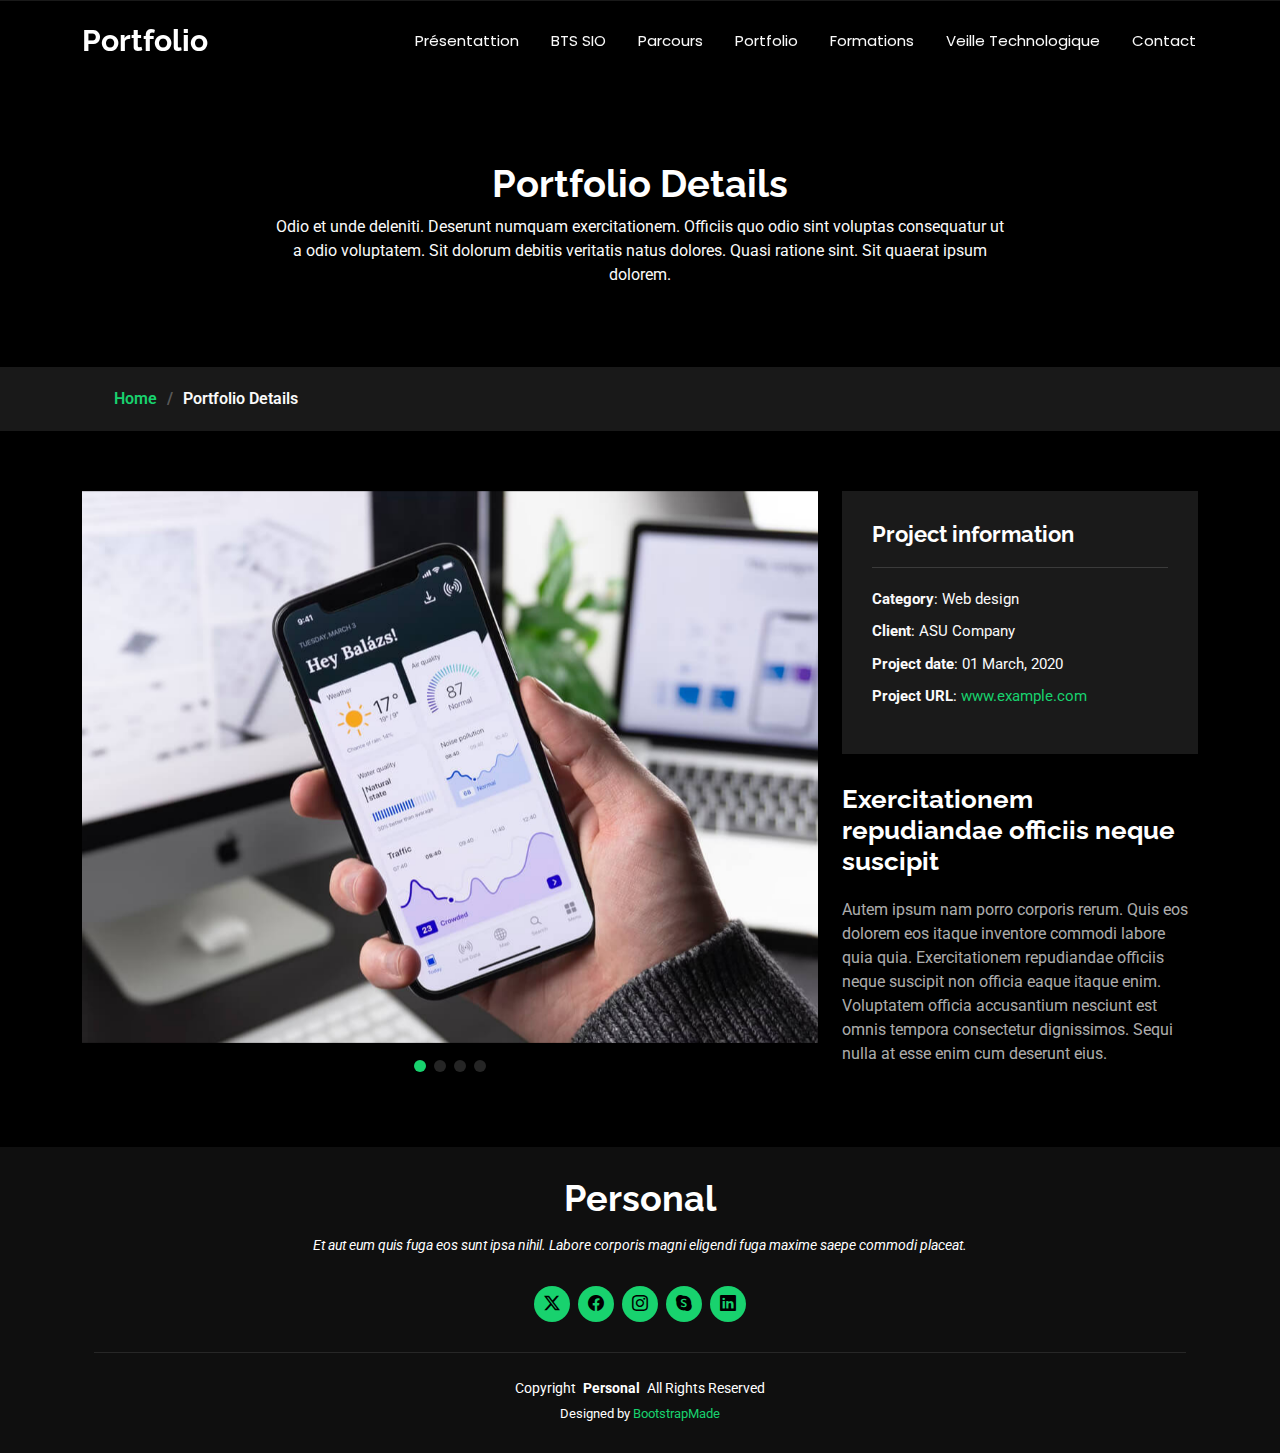
<file: portfolio-details.html>
<!DOCTYPE html>
<html lang="en">

<head>
  <meta charset="utf-8">
  <meta content="width=device-width, initial-scale=1.0" name="viewport">
  <title>Portfolio Details - Personal Bootstrap Template</title>
  <meta name="description" content="">
  <meta name="keywords" content="">

  <!-- Favicons -->
  <link href="assets/img/favicon.png" rel="icon">
  <link href="assets/img/apple-touch-icon.png" rel="apple-touch-icon">

  <!-- Fonts -->
  <link href="https://fonts.googleapis.com" rel="preconnect">
  <link href="https://fonts.gstatic.com" rel="preconnect" crossorigin>
  <link href="https://fonts.googleapis.com/css2?family=Roboto:ital,wght@0,100;0,300;0,400;0,500;0,700;0,900;1,100;1,300;1,400;1,500;1,700;1,900&family=Poppins:ital,wght@0,100;0,200;0,300;0,400;0,500;0,600;0,700;0,800;0,900;1,100;1,200;1,300;1,400;1,500;1,600;1,700;1,800;1,900&family=Raleway:ital,wght@0,100;0,200;0,300;0,400;0,500;0,600;0,700;0,800;0,900;1,100;1,200;1,300;1,400;1,500;1,600;1,700;1,800;1,900&display=swap" rel="stylesheet">

  <!-- Vendor CSS Files -->
  <link href="assets/vendor/bootstrap/css/bootstrap.min.css" rel="stylesheet">
  <link href="assets/vendor/bootstrap-icons/bootstrap-icons.css" rel="stylesheet">
  <link href="assets/vendor/aos/aos.css" rel="stylesheet">
  <link href="assets/vendor/swiper/swiper-bundle.min.css" rel="stylesheet">
  <link href="assets/vendor/glightbox/css/glightbox.min.css" rel="stylesheet">

  <!-- Main CSS File -->
  <link href="assets/css/main.css" rel="stylesheet">

  
</head>

<body class="portfolio-details-page">

  <header id="header" class="header d-flex align-items-center fixed-top">
    <div class="container-fluid container-xl position-relative d-flex align-items-center justify-content-between">

      <a href="index.html" class="logo d-flex align-items-center">
        <!-- Uncomment the line below if you also wish to use an image logo -->
        <!-- <img src="assets/img/logo.png" alt=""> -->
        <h1 class="sitename">Portfolio</h1>
      </a>

      <nav id="navmenu" class="navmenu">
        <ul>
          <li><a href="index.html">Présentattion</a></li>
          <li><a href="about.html">BTS SIO</a></li>
          <li><a href="resume.html">Parcours</a></li>
          <li><a href="portfolio.html">Portfolio</a></li>
          <li><a href="stage.html">Formations</a></li>
          <li><a href="services.html">Veille Technologique</a></li>
          <li><a href="contact.html">Contact</a></li>
        </ul>
        <i class="mobile-nav-toggle d-xl-none bi bi-list"></i>
      </nav>

    </div>
  </header>

  <main class="main">

    <!-- Page Title -->
    <div class="page-title" data-aos="fade">
      <div class="heading">
        <div class="container">
          <div class="row d-flex justify-content-center text-center">
            <div class="col-lg-8">
              <h1>Portfolio Details</h1>
              <p class="mb-0">Odio et unde deleniti. Deserunt numquam exercitationem. Officiis quo odio sint voluptas consequatur ut a odio voluptatem. Sit dolorum debitis veritatis natus dolores. Quasi ratione sint. Sit quaerat ipsum dolorem.</p>
            </div>
          </div>
        </div>
      </div>
      <nav class="breadcrumbs">
        <div class="container">
          <ol>
            <li><a href="index.html">Home</a></li>
            <li class="current">Portfolio Details</li>
          </ol>
        </div>
      </nav>
    </div><!-- End Page Title -->

    <!-- Portfolio Details Section -->
    <section id="portfolio-details" class="portfolio-details section">

      <div class="container" data-aos="fade-up" data-aos-delay="100">

        <div class="row gy-4">

          <div class="col-lg-8">
            <div class="portfolio-details-slider swiper init-swiper">

              <script type="application/json" class="swiper-config">
                {
                  "loop": true,
                  "speed": 600,
                  "autoplay": {
                    "delay": 5000
                  },
                  "slidesPerView": "auto",
                  "pagination": {
                    "el": ".swiper-pagination",
                    "type": "bullets",
                    "clickable": true
                  }
                }
              </script>

              <div class="swiper-wrapper align-items-center">

                <div class="swiper-slide">
                  <img src="assets/img/portfolio/app-1.jpg" alt="">
                </div>

                <div class="swiper-slide">
                  <img src="assets/img/portfolio/product-1.jpg" alt="">
                </div>

                <div class="swiper-slide">
                  <img src="assets/img/portfolio/branding-1.jpg" alt="">
                </div>

                <div class="swiper-slide">
                  <img src="assets/img/portfolio/books-1.jpg" alt="">
                </div>

              </div>
              <div class="swiper-pagination"></div>
            </div>
          </div>

          <div class="col-lg-4">
            <div class="portfolio-info" data-aos="fade-up" data-aos-delay="200">
              <h3>Project information</h3>
              <ul>
                <li><strong>Category</strong>: Web design</li>
                <li><strong>Client</strong>: ASU Company</li>
                <li><strong>Project date</strong>: 01 March, 2020</li>
                <li><strong>Project URL</strong>: <a href="#">www.example.com</a></li>
              </ul>
            </div>
            <div class="portfolio-description" data-aos="fade-up" data-aos-delay="300">
              <h2>Exercitationem repudiandae officiis neque suscipit</h2>
              <p>
                Autem ipsum nam porro corporis rerum. Quis eos dolorem eos itaque inventore commodi labore quia quia. Exercitationem repudiandae officiis neque suscipit non officia eaque itaque enim. Voluptatem officia accusantium nesciunt est omnis tempora consectetur dignissimos. Sequi nulla at esse enim cum deserunt eius.
              </p>
            </div>
          </div>

        </div>

      </div>

    </section><!-- /Portfolio Details Section -->

  </main>

  <footer id="footer" class="footer dark-background">
    <div class="container">
      <h3 class="sitename">Personal</h3>
      <p>Et aut eum quis fuga eos sunt ipsa nihil. Labore corporis magni eligendi fuga maxime saepe commodi placeat.</p>
      <div class="social-links d-flex justify-content-center">
        <a href=""><i class="bi bi-twitter-x"></i></a>
        <a href=""><i class="bi bi-facebook"></i></a>
        <a href=""><i class="bi bi-instagram"></i></a>
        <a href=""><i class="bi bi-skype"></i></a>
        <a href=""><i class="bi bi-linkedin"></i></a>
      </div>
      <div class="container">
        <div class="copyright">
          <span>Copyright</span> <strong class="px-1 sitename">Personal</strong> <span>All Rights Reserved</span>
        </div>
        <div class="credits">
          <!-- All the links in the footer should remain intact. -->
          <!-- You can delete the links only if you've purchased the pro version. -->
          <!-- Licensing information: https://bootstrapmade.com/license/ -->
          <!-- Purchase the pro version with working PHP/AJAX contact form: [buy-url] -->
          Designed by <a href="https://bootstrapmade.com/">BootstrapMade</a>
        </div>
      </div>
    </div>
  </footer>

  <!-- Scroll Top -->
  <a href="#" id="scroll-top" class="scroll-top d-flex align-items-center justify-content-center"><i class="bi bi-arrow-up-short"></i></a>

  <!-- Preloader -->
  <div id="preloader"></div>

  <!-- Vendor JS Files -->
  <script src="assets/vendor/bootstrap/js/bootstrap.bundle.min.js"></script>
  <script src="assets/vendor/php-email-form/validate.js"></script>
  <script src="assets/vendor/aos/aos.js"></script>
  <script src="assets/vendor/typed.js/typed.umd.js"></script>
  <script src="assets/vendor/purecounter/purecounter_vanilla.js"></script>
  <script src="assets/vendor/waypoints/noframework.waypoints.js"></script>
  <script src="assets/vendor/swiper/swiper-bundle.min.js"></script>
  <script src="assets/vendor/glightbox/js/glightbox.min.js"></script>
  <script src="assets/vendor/imagesloaded/imagesloaded.pkgd.min.js"></script>
  <script src="assets/vendor/isotope-layout/isotope.pkgd.min.js"></script>

  <!-- Main JS File -->
  <script src="assets/js/main.js"></script>

</body>

</html>
</file>
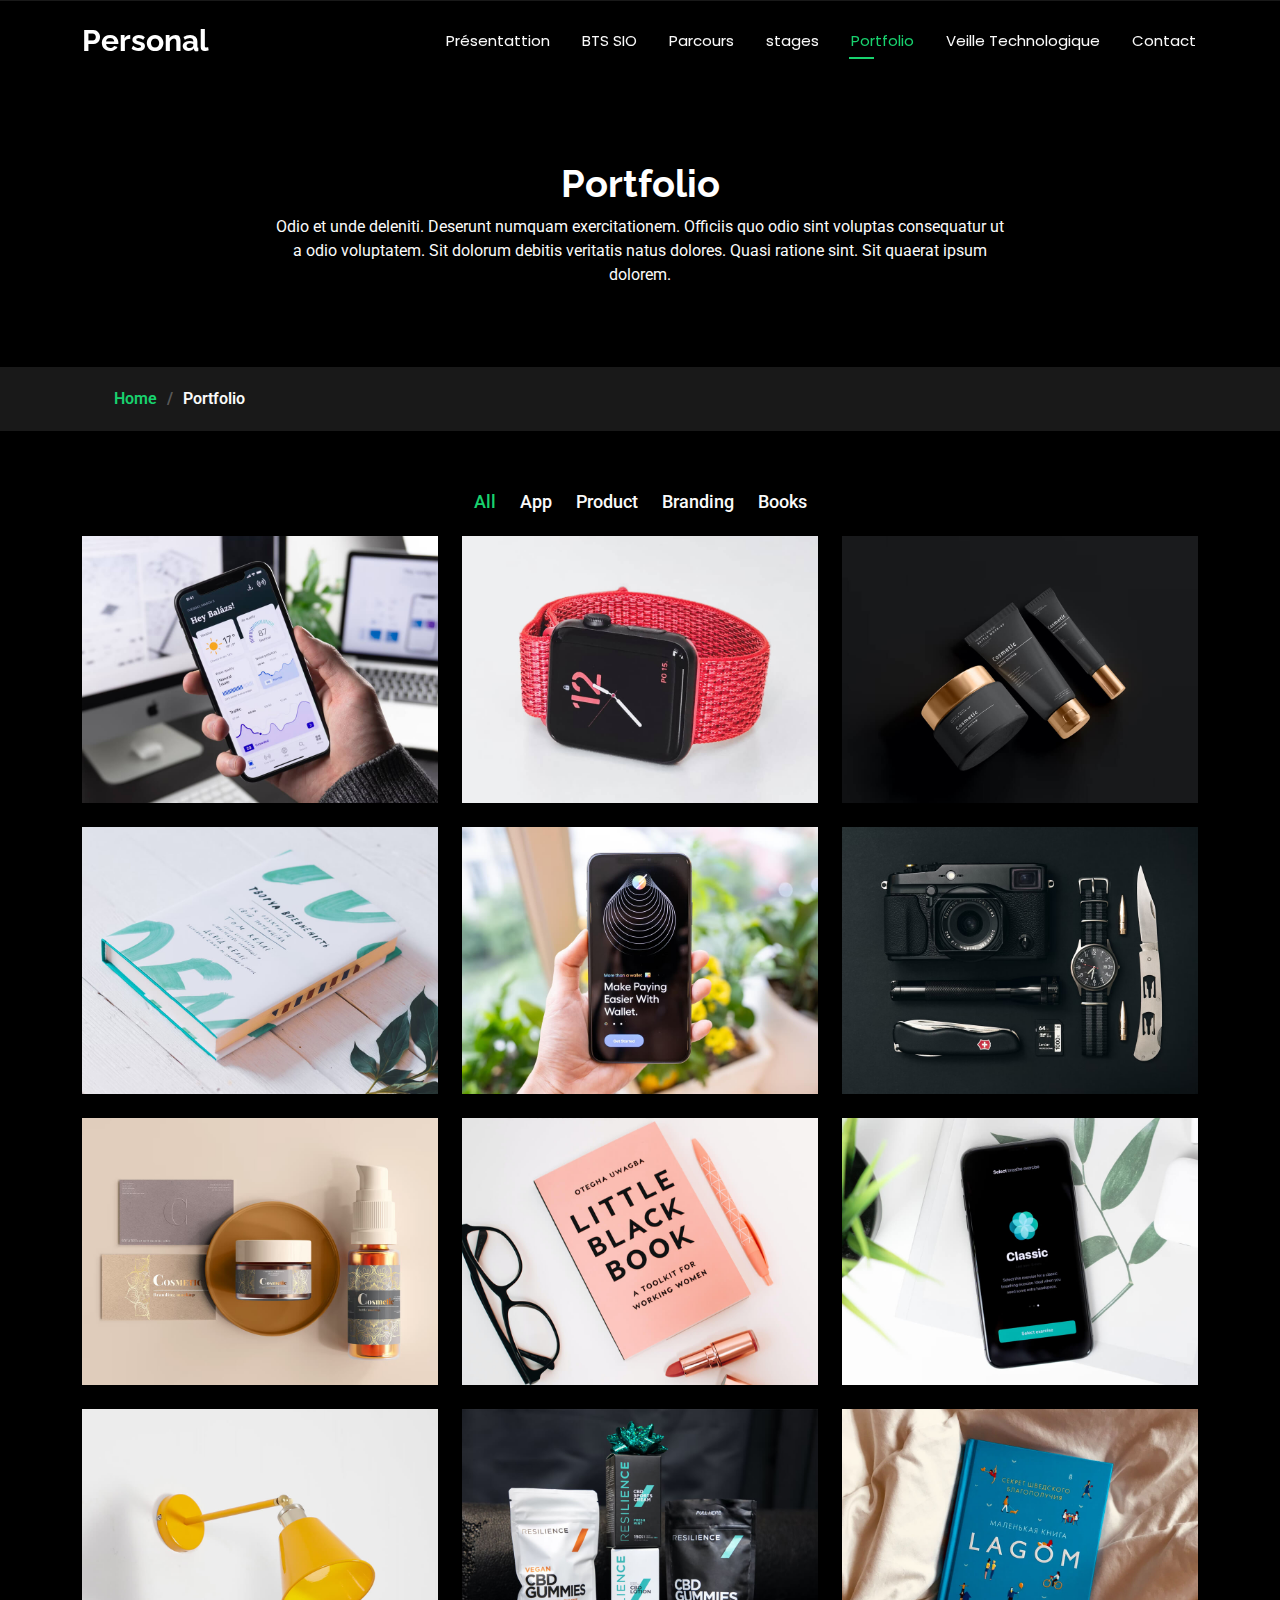
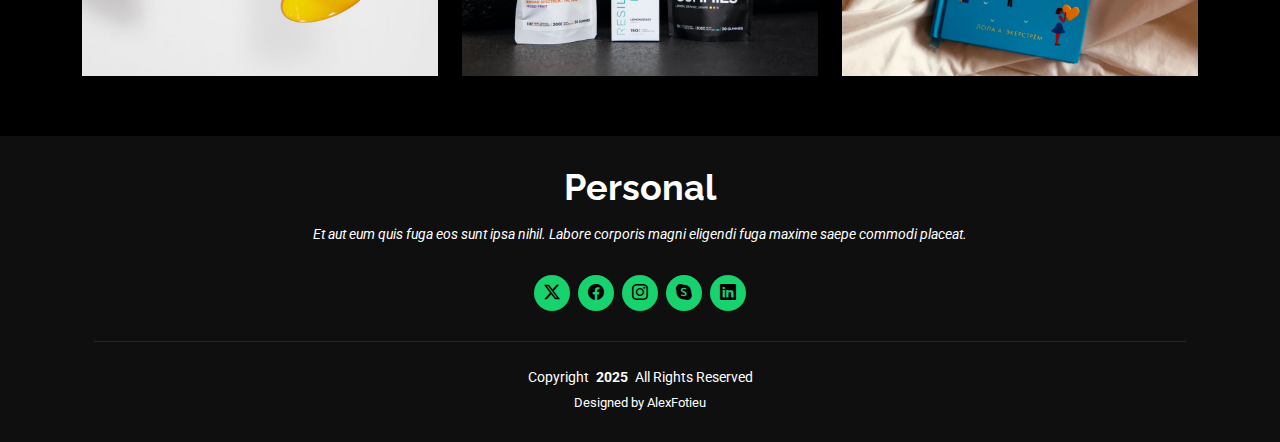
<file: portfolio.html>
<!DOCTYPE html>
<html lang="en">

<head>
  <meta charset="utf-8">
  <meta content="width=device-width, initial-scale=1.0" name="viewport">
  <title>Portfolio - Personal Bootstrap Template</title>
  <meta name="description" content="">
  <meta name="keywords" content="">

  <!-- Favicons -->
  <link href="assets/img/favicon.png" rel="icon">
  <link href="assets/img/apple-touch-icon.png" rel="apple-touch-icon">

  <!-- Fonts -->
  <link href="https://fonts.googleapis.com" rel="preconnect">
  <link href="https://fonts.gstatic.com" rel="preconnect" crossorigin>
  <link href="https://fonts.googleapis.com/css2?family=Roboto:ital,wght@0,100;0,300;0,400;0,500;0,700;0,900;1,100;1,300;1,400;1,500;1,700;1,900&family=Poppins:ital,wght@0,100;0,200;0,300;0,400;0,500;0,600;0,700;0,800;0,900;1,100;1,200;1,300;1,400;1,500;1,600;1,700;1,800;1,900&family=Raleway:ital,wght@0,100;0,200;0,300;0,400;0,500;0,600;0,700;0,800;0,900;1,100;1,200;1,300;1,400;1,500;1,600;1,700;1,800;1,900&display=swap" rel="stylesheet">

  <!-- Vendor CSS Files -->
  <link href="assets/vendor/bootstrap/css/bootstrap.min.css" rel="stylesheet">
  <link href="assets/vendor/bootstrap-icons/bootstrap-icons.css" rel="stylesheet">
  <link href="assets/vendor/aos/aos.css" rel="stylesheet">
  <link href="assets/vendor/swiper/swiper-bundle.min.css" rel="stylesheet">
  <link href="assets/vendor/glightbox/css/glightbox.min.css" rel="stylesheet">

  <!-- Main CSS File -->
  <link href="assets/css/main.css" rel="stylesheet">

</head>

<body class="portfolio-page">

  <header id="header" class="header d-flex align-items-center fixed-top">
    <div class="container-fluid container-xl position-relative d-flex align-items-center justify-content-between">

      <a href="index.html" class="logo d-flex align-items-center">
        <h1 class="sitename">Personal</h1>
      </a>

      <nav id="navmenu" class="navmenu">
        <ul>
          <li><a href="index.html">Présentattion</a></li>
          <li><a href="about.html">BTS SIO</a></li>
          <li><a href="resume.html">Parcours</a></li>
          <li><a href="stage.html">stages</a></li>
          <li><a href="portfolio.html"class="active">Portfolio</a></li>
          <li><a href="Veille Techno.html">Veille Technologique</a></li>
          <li><a href="contact.html">Contact</a></li>
        </ul>
        <i class="mobile-nav-toggle d-xl-none bi bi-list"></i>
      </nav>

    </div>
  </header>

  <main class="main">

    <!-- Page Title -->
    <div class="page-title" data-aos="fade">
      <div class="heading">
        <div class="container">
          <div class="row d-flex justify-content-center text-center">
            <div class="col-lg-8">
              <h1>Portfolio</h1>
              <p class="mb-0">Odio et unde deleniti. Deserunt numquam exercitationem. Officiis quo odio sint voluptas consequatur ut a odio voluptatem. Sit dolorum debitis veritatis natus dolores. Quasi ratione sint. Sit quaerat ipsum dolorem.</p>
            </div>
          </div>
        </div>
      </div>
      <nav class="breadcrumbs">
        <div class="container">
          <ol>
            <li><a href="index.html">Home</a></li>
            <li class="current">Portfolio</li>
          </ol>
        </div>
      </nav>
    </div><!-- End Page Title -->

    <!-- Portfolio Section -->
    <section id="portfolio" class="portfolio section">

      <div class="container">

        <div class="isotope-layout" data-default-filter="*" data-layout="masonry" data-sort="original-order">

          <ul class="portfolio-filters isotope-filters" data-aos="fade-up" data-aos-delay="100">
            <li data-filter="*" class="filter-active">All</li>
            <li data-filter=".filter-app">App</li>
            <li data-filter=".filter-product">Product</li>
            <li data-filter=".filter-branding">Branding</li>
            <li data-filter=".filter-books">Books</li>
          </ul><!-- End Portfolio Filters -->

          <div class="row gy-4 isotope-container" data-aos="fade-up" data-aos-delay="200">

            <div class="col-lg-4 col-md-6 portfolio-item isotope-item filter-app">
              <div class="portfolio-content h-100">
                <img src="assets/img/portfolio/app-1.jpg" class="img-fluid" alt="">
                <div class="portfolio-info">
                  <h4>App 1</h4>
                  <p>Lorem ipsum, dolor sit amet consectetur</p>
                  <a href="assets/img/portfolio/app-1.jpg" title="App 1" data-gallery="portfolio-gallery-app" class="glightbox preview-link"><i class="bi bi-zoom-in"></i></a>
                  <a href="portfolio-details.html" title="More Details" class="details-link"><i class="bi bi-link-45deg"></i></a>
                </div>
              </div>
            </div><!-- End Portfolio Item -->

            <div class="col-lg-4 col-md-6 portfolio-item isotope-item filter-product">
              <div class="portfolio-content h-100">
                <img src="assets/img/portfolio/product-1.jpg" class="img-fluid" alt="">
                <div class="portfolio-info">
                  <h4>Geo World</h4>
                  <p>Francis Cabrel</p>
                  <a href="assets/img/portfolio/product-1.jpg" title="Geo World" data-gallery="portfolio-gallery-product" class="glightbox preview-link"><i class="bi bi-zoom-in"></i></a>
                  <a href="portfolio-details.html" title="More Details" class="details-link"><i class="bi bi-link-45deg"></i></a>
                </div>
              </div>
            </div><!-- End Portfolio Item -->

            <div class="col-lg-4 col-md-6 portfolio-item isotope-item filter-branding">
              <div class="portfolio-content h-100">
                <img src="assets/img/portfolio/branding-1.jpg" class="img-fluid" alt="">
                <div class="portfolio-info">
                  <h4>Branding 1</h4>
                  <p>Lorem ipsum, dolor sit amet consectetur</p>
                  <a href="assets/img/portfolio/branding-1.jpg" title="Branding 1" data-gallery="portfolio-gallery-branding" class="glightbox preview-link"><i class="bi bi-zoom-in"></i></a>
                  <a href="portfolio-details.html" title="More Details" class="details-link"><i class="bi bi-link-45deg"></i></a>
                </div>
              </div>
            </div><!-- End Portfolio Item -->

            <div class="col-lg-4 col-md-6 portfolio-item isotope-item filter-books">
              <div class="portfolio-content h-100">
                <img src="assets/img/portfolio/books-1.jpg" class="img-fluid" alt="">
                <div class="portfolio-info">
                  <h4>Books 1</h4>
                  <p>Lorem ipsum, dolor sit amet consectetur</p>
                  <a href="assets/img/portfolio/books-1.jpg" title="Branding 1" data-gallery="portfolio-gallery-book" class="glightbox preview-link"><i class="bi bi-zoom-in"></i></a>
                  <a href="portfolio-details.html" title="More Details" class="details-link"><i class="bi bi-link-45deg"></i></a>
                </div>
              </div>
            </div><!-- End Portfolio Item -->

            <div class="col-lg-4 col-md-6 portfolio-item isotope-item filter-app">
              <div class="portfolio-content h-100">
                <img src="assets/img/portfolio/app-2.jpg" class="img-fluid" alt="">
                <div class="portfolio-info">
                  <h4>App 2</h4>
                  <p>Lorem ipsum, dolor sit amet consectetur</p>
                  <a href="assets/img/portfolio/app-2.jpg" title="App 2" data-gallery="portfolio-gallery-app" class="glightbox preview-link"><i class="bi bi-zoom-in"></i></a>
                  <a href="portfolio-details.html" title="More Details" class="details-link"><i class="bi bi-link-45deg"></i></a>
                </div>
              </div>
            </div><!-- End Portfolio Item -->

            <div class="col-lg-4 col-md-6 portfolio-item isotope-item filter-product">
              <div class="portfolio-content h-100">
                <img src="assets/img/portfolio/product-2.jpg" class="img-fluid" alt="">
                <div class="portfolio-info">
                  <h4>Product 2</h4>
                  <p>Lorem ipsum, dolor sit amet consectetur</p>
                  <a href="assets/img/portfolio/product-2.jpg" title="Product 2" data-gallery="portfolio-gallery-product" class="glightbox preview-link"><i class="bi bi-zoom-in"></i></a>
                  <a href="portfolio-details.html" title="More Details" class="details-link"><i class="bi bi-link-45deg"></i></a>
                </div>
              </div>
            </div><!-- End Portfolio Item -->

            <div class="col-lg-4 col-md-6 portfolio-item isotope-item filter-branding">
              <div class="portfolio-content h-100">
                <img src="assets/img/portfolio/branding-2.jpg" class="img-fluid" alt="">
                <div class="portfolio-info">
                  <h4>Branding 2</h4>
                  <p>Lorem ipsum, dolor sit amet consectetur</p>
                  <a href="assets/img/portfolio/branding-2.jpg" title="Branding 2" data-gallery="portfolio-gallery-branding" class="glightbox preview-link"><i class="bi bi-zoom-in"></i></a>
                  <a href="portfolio-details.html" title="More Details" class="details-link"><i class="bi bi-link-45deg"></i></a>
                </div>
              </div>
            </div><!-- End Portfolio Item -->

            <div class="col-lg-4 col-md-6 portfolio-item isotope-item filter-books">
              <div class="portfolio-content h-100">
                <img src="assets/img/portfolio/books-2.jpg" class="img-fluid" alt="">
                <div class="portfolio-info">
                  <h4>Books 2</h4>
                  <p>Lorem ipsum, dolor sit amet consectetur</p>
                  <a href="assets/img/portfolio/books-2.jpg" title="Branding 2" data-gallery="portfolio-gallery-book" class="glightbox preview-link"><i class="bi bi-zoom-in"></i></a>
                  <a href="portfolio-details.html" title="More Details" class="details-link"><i class="bi bi-link-45deg"></i></a>
                </div>
              </div>
            </div><!-- End Portfolio Item -->

            <div class="col-lg-4 col-md-6 portfolio-item isotope-item filter-app">
              <div class="portfolio-content h-100">
                <img src="assets/img/portfolio/app-3.jpg" class="img-fluid" alt="">
                <div class="portfolio-info">
                  <h4>App 3</h4>
                  <p>Lorem ipsum, dolor sit amet consectetur</p>
                  <a href="assets/img/portfolio/app-3.jpg" title="App 3" data-gallery="portfolio-gallery-app" class="glightbox preview-link"><i class="bi bi-zoom-in"></i></a>
                  <a href="portfolio-details.html" title="More Details" class="details-link"><i class="bi bi-link-45deg"></i></a>
                </div>
              </div>
            </div><!-- End Portfolio Item -->

            <div class="col-lg-4 col-md-6 portfolio-item isotope-item filter-product">
              <div class="portfolio-content h-100">
                <img src="assets/img/portfolio/product-3.jpg" class="img-fluid" alt="">
                <div class="portfolio-info">
                  <h4>Product 3</h4>
                  <p>Lorem ipsum, dolor sit amet consectetur</p>
                  <a href="assets/img/portfolio/product-3.jpg" title="Product 3" data-gallery="portfolio-gallery-product" class="glightbox preview-link"><i class="bi bi-zoom-in"></i></a>
                  <a href="portfolio-details.html" title="More Details" class="details-link"><i class="bi bi-link-45deg"></i></a>
                </div>
              </div>
            </div><!-- End Portfolio Item -->

            <div class="col-lg-4 col-md-6 portfolio-item isotope-item filter-branding">
              <div class="portfolio-content h-100">
                <img src="assets/img/portfolio/branding-3.jpg" class="img-fluid" alt="">
                <div class="portfolio-info">
                  <h4>Branding 3</h4>
                  <p>Lorem ipsum, dolor sit amet consectetur</p>
                  <a href="assets/img/portfolio/branding-3.jpg" title="Branding 2" data-gallery="portfolio-gallery-branding" class="glightbox preview-link"><i class="bi bi-zoom-in"></i></a>
                  <a href="portfolio-details.html" title="More Details" class="details-link"><i class="bi bi-link-45deg"></i></a>
                </div>
              </div>
            </div><!-- End Portfolio Item -->

            <div class="col-lg-4 col-md-6 portfolio-item isotope-item filter-books">
              <div class="portfolio-content h-100">
                <img src="assets/img/portfolio/books-3.jpg" class="img-fluid" alt="">
                <div class="portfolio-info">
                  <h4>Books 3</h4>
                  <p>Lorem ipsum, dolor sit amet consectetur</p>
                  <a href="assets/img/portfolio/books-3.jpg" title="Branding 3" data-gallery="portfolio-gallery-book" class="glightbox preview-link"><i class="bi bi-zoom-in"></i></a>
                  <a href="portfolio-details.html" title="More Details" class="details-link"><i class="bi bi-link-45deg"></i></a>
                </div>
              </div>
            </div><!-- End Portfolio Item -->

          </div><!-- End Portfolio Container -->

        </div>

      </div>

    </section><!-- /Portfolio Section -->

  </main>

  <footer id="footer" class="footer dark-background">
    <div class="container">
      <h3 class="sitename">Personal</h3>
      <p>Et aut eum quis fuga eos sunt ipsa nihil. Labore corporis magni eligendi fuga maxime saepe commodi placeat.</p>
      <div class="social-links d-flex justify-content-center">
        <a href=""><i class="bi bi-twitter-x"></i></a>
        <a href=""><i class="bi bi-facebook"></i></a>
        <a href=""><i class="bi bi-instagram"></i></a>
        <a href=""><i class="bi bi-skype"></i></a>
        <a href=""><i class="bi bi-linkedin"></i></a>
      </div>
      <div class="container">
        <div class="copyright">
          <span>Copyright</span> <strong class="px-1 sitename">2025</strong> <span>All Rights Reserved</span>
        </div>
        <div class="credits">
          <!-- All the links in the footer should remain intact. -->
          <!-- You can delete the links only if you've purchased the pro version. -->
          <!-- Licensing information: https://bootstrapmade.com/license/ -->
          <!-- Purchase the pro version with working PHP/AJAX contact form: [buy-url] -->
          Designed by AlexFotieu
        </div>
      </div>
    </div>
  </footer>

  <!-- Scroll Top -->
  <a href="#" id="scroll-top" class="scroll-top d-flex align-items-center justify-content-center"><i class="bi bi-arrow-up-short"></i></a>

  <!-- Preloader -->
  <div id="preloader"></div>

  <!-- Vendor JS Files -->
  <script src="assets/vendor/bootstrap/js/bootstrap.bundle.min.js"></script>
  <script src="assets/vendor/php-email-form/validate.js"></script>
  <script src="assets/vendor/aos/aos.js"></script>
  <script src="assets/vendor/typed.js/typed.umd.js"></script>
  <script src="assets/vendor/purecounter/purecounter_vanilla.js"></script>
  <script src="assets/vendor/waypoints/noframework.waypoints.js"></script>
  <script src="assets/vendor/swiper/swiper-bundle.min.js"></script>
  <script src="assets/vendor/glightbox/js/glightbox.min.js"></script>
  <script src="assets/vendor/imagesloaded/imagesloaded.pkgd.min.js"></script>
  <script src="assets/vendor/isotope-layout/isotope.pkgd.min.js"></script>

  <!-- Main JS File -->
  <script src="assets/js/main.js"></script>

</body>

</html>
</file>
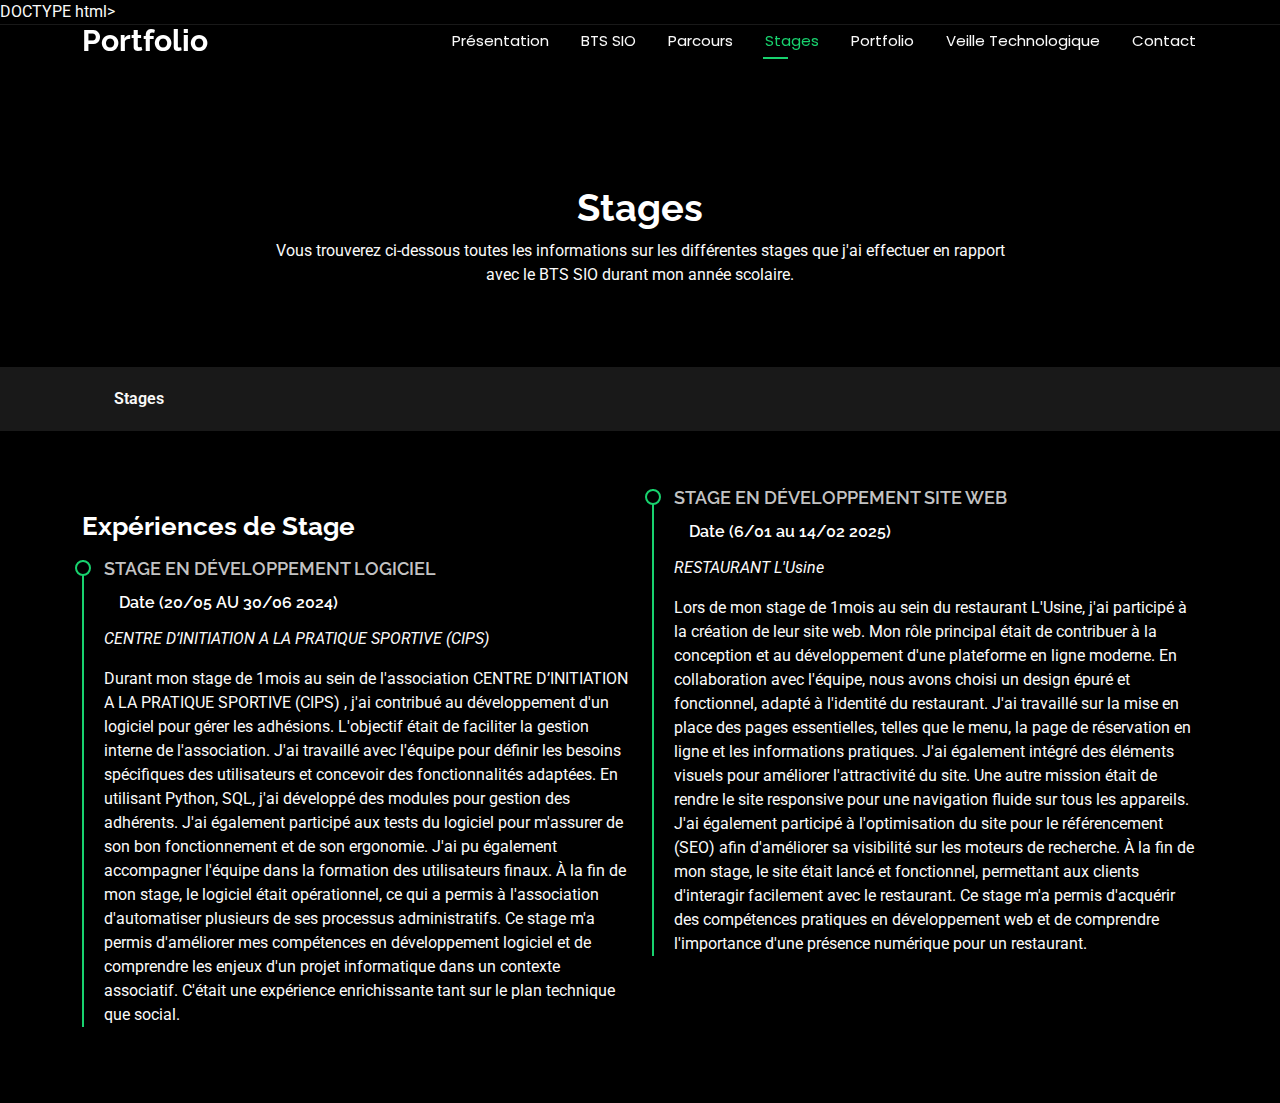
<file: stage.html>
DOCTYPE html>
<html lang="en">

<head>
  <meta charset="utf-8">
  <meta content="width=device-width, initial-scale=1.0" name="viewport">
  <title>Formations</title>
  <meta name="description" content="">
  <meta name="keywords" content="">

  <!-- Favicons -->
  <link href="assets/img/favicon.png" rel="icon">
  <link href="assets/img/apple-touch-icon.png" rel="apple-touch-icon">

  <!-- Fonts -->
  <link href="https://fonts.googleapis.com" rel="preconnect">
  <link href="https://fonts.gstatic.com" rel="preconnect" crossorigin>
  <link href="https://fonts.googleapis.com/css2?family=Roboto:ital,wght@0,100;0,300;0,400;0,500;0,700;0,900;1,100;1,300;1,400;1,500;1,700;1,900&family=Poppins:ital,wght@0,100;0,200;0,300;0,400;0,500;0,600;0,700;0,800;0,900;1,100;1,200;1,300;1,400;1,500;1,600;1,700;1,800;1,900&family=Raleway:ital,wght@0,100;0,200;0,300;0,400;0,500;0,600;0,700;0,800;0,900;1,100;1,200;1,300;1,400;1,500;1,600;1,700;1,800;1,900&display=swap" rel="stylesheet">

  <!-- Vendor CSS Files -->
  <link href="assets/vendor/bootstrap/css/bootstrap.min.css" rel="stylesheet">
  <link href="assets/vendor/bootstrap-icons/bootstrap-icons.css" rel="stylesheet">
  <link href="assets/vendor/aos/aos.css" rel="stylesheet">
  <link href="assets/vendor/swiper/swiper-bundle.min.css" rel="stylesheet">
  <link href="assets/vendor/glightbox/css/glightbox.min.css" rel="stylesheet">

  <!-- Main CSS File -->
  <link href="assets/css/main.css" rel="stylesheet">

  <!-- =======================================================
  * Template Name: Personal
  * Template URL: https://bootstrapmade.com/personal-free-resume-bootstrap-template/
  * Updated: Nov 04 2024 with Bootstrap v5.3.3
  * Author: BootstrapMade.com
  * License: https://bootstrapmade.com/license/
  ======================================================== -->
</head>

<body class="resume-page">

  <header id="header" class="header d-flex align-items-center fixed-top">
    <div class="container-fluid container-xl position-relative d-flex align-items-center justify-content-between">

      <a href="index.html" class="logo d-flex align-items-center">
        <!-- Uncomment the line below if you also wish to use an image logo -->
        <!-- <img src="assets/img/logo.png" alt=""> -->
        <h1 class="sitename">Portfolio</h1>
      </a>

      <nav id="navmenu" class="navmenu">
        <ul>
          <li><a href="index.html">Présentation</a></li>
          <li><a href="BTS SIO.html">BTS SIO</a></li>
          <li><a href="Parcours.html">Parcours</a></li>
          <li><a href="stage.html" class="active">Stages</a></li>
          <li><a href="portfolio.html">Portfolio</a></li>
          <li><a href="Veille Techno.html">Veille Technologique</a></li>
          <li><a href="contact.html">Contact</a></li>
        </ul>
        <i class="mobile-nav-toggle d-xl-none bi bi-list"></i>
      </nav>

    </div>
  </header>

  <main class="main">
    <!-- Page Title -->
    <div class="page-title" data-aos="fade">
      <div class="heading">
        <div class="container">
          <div class="row d-flex justify-content-center text-center">
            <div class="col-lg-8">
              <h1>Stages</h1>
              <p class="mb-0">Vous trouverez ci-dessous toutes les informations sur les différentes stages que j'ai effectuer en rapport avec le BTS SIO durant mon année scolaire.</p>
            </div>
          </div>
        </div>
      </div>
      <nav class="breadcrumbs">
        <div class="container">
          <ol>
            <li class="current">Stages</li>
          </ol>
        </div>
      </nav>
    </div><!-- End Page Title -->

      <!-- Resume Section -->
      <section id="resume" class="resume section">
  
          <div class="container">
              <div class="row">
  
                  <!-- First Column -->
                  <div class="col-md-6" data-aos="fade-up" data-aos-delay="200">
                      <h3 class="resume-title">Expériences de Stage</h3>
  
                      <div class="resume-item align-items-stretch">
                          <h4>Stage en développement logiciel</h4>
                          <h5>Date (20/05 AU 30/06 2024)</h5>
                          <p><em>CENTRE D’INITIATION A LA PRATIQUE
                            SPORTIVE (CIPS)</em></p>
                          <p>Durant mon stage de 1mois au sein de l'association CENTRE D’INITIATION A LA PRATIQUE
                            SPORTIVE (CIPS) , j'ai contribué au développement d'un logiciel pour gérer les adhésions. L'objectif était de faciliter la gestion interne de l'association.

                            J'ai travaillé avec l'équipe pour définir les besoins spécifiques des utilisateurs et concevoir des fonctionnalités adaptées. En utilisant  Python, SQL, j'ai développé des modules pour gestion des adhérents.
                            
                            J'ai également participé aux tests du logiciel pour m'assurer de son bon fonctionnement et de son ergonomie. J'ai pu également accompagner l'équipe dans la formation des utilisateurs finaux.
                            
                            À la fin de mon stage, le logiciel était opérationnel, ce qui a permis à l'association d'automatiser plusieurs de ses processus administratifs.
                            
                            Ce stage m'a permis d'améliorer mes compétences en développement logiciel et de comprendre les enjeux d'un projet informatique dans un contexte associatif. C'était une expérience enrichissante tant sur le plan technique que social.</p>
                      </div><!-- End Resume Item -->
  
                  </div><!-- End First Column -->
  
                  <!-- Second Column -->
                  <div class="col-md-6" data-aos="fade-up" data-aos-delay="200">
                      <div class="resume-item align-items-stretch">
                          <h4>Stage en développement site web</h4>
                          <h5>Date (6/01 au 14/02 2025)</h5>
                          <p><em>RESTAURANT L'Usine</em></p>
                          <p>Lors de mon stage de 1mois au sein du restaurant L'Usine, j'ai participé à la création de leur site web. Mon rôle principal était de contribuer à la conception et au développement d'une plateforme en ligne moderne. En collaboration avec l'équipe, nous avons choisi un design épuré et fonctionnel, adapté à l'identité du restaurant.

                            J'ai travaillé sur la mise en place des pages essentielles, telles que le menu, la page de réservation en ligne et les informations pratiques. J'ai également intégré des éléments visuels pour améliorer l'attractivité du site. Une autre mission était de rendre le site responsive pour une navigation fluide sur tous les appareils.
                            
                            J'ai également participé à l'optimisation du site pour le référencement (SEO) afin d'améliorer sa visibilité sur les moteurs de recherche. À la fin de mon stage, le site était lancé et fonctionnel, permettant aux clients d'interagir facilement avec le restaurant.
                            
                            Ce stage m'a permis d'acquérir des compétences pratiques en développement web et de comprendre l'importance d'une présence numérique pour un restaurant.</p>
                      </div><!-- End Resume Item -->
  
                  </div><!-- End Second Column -->
  
              </div>
          </div>
  
      </section><!-- End Resume Section -->
  </main>


  <!-- Scroll Top -->
  <a href="#" id="scroll-top" class="scroll-top d-flex align-items-center justify-content-center"><i class="bi bi-arrow-up-short"></i></a>

  <!-- Preloader -->
  <div id="preloader"></div>

  <!-- Vendor JS Files -->
  <script src="assets/vendor/bootstrap/js/bootstrap.bundle.min.js"></script>
  <script src="assets/vendor/php-email-form/validate.js"></script>
  <script src="assets/vendor/aos/aos.js"></script>
  <script src="assets/vendor/typed.js/typed.umd.js"></script>
  <script src="assets/vendor/purecounter/purecounter_vanilla.js"></script>
  <script src="assets/vendor/waypoints/noframework.waypoints.js"></script>
  <script src="assets/vendor/swiper/swiper-bundle.min.js"></script>
  <script src="assets/vendor/glightbox/js/glightbox.min.js"></script>
  <script src="assets/vendor/imagesloaded/imagesloaded.pkgd.min.js"></script>
  <script src="assets/vendor/isotope-layout/isotope.pkgd.min.js"></script>

  <!-- Main JS File -->
  <script src="assets/js/main.js"></script>

</body>

</html>
</file>
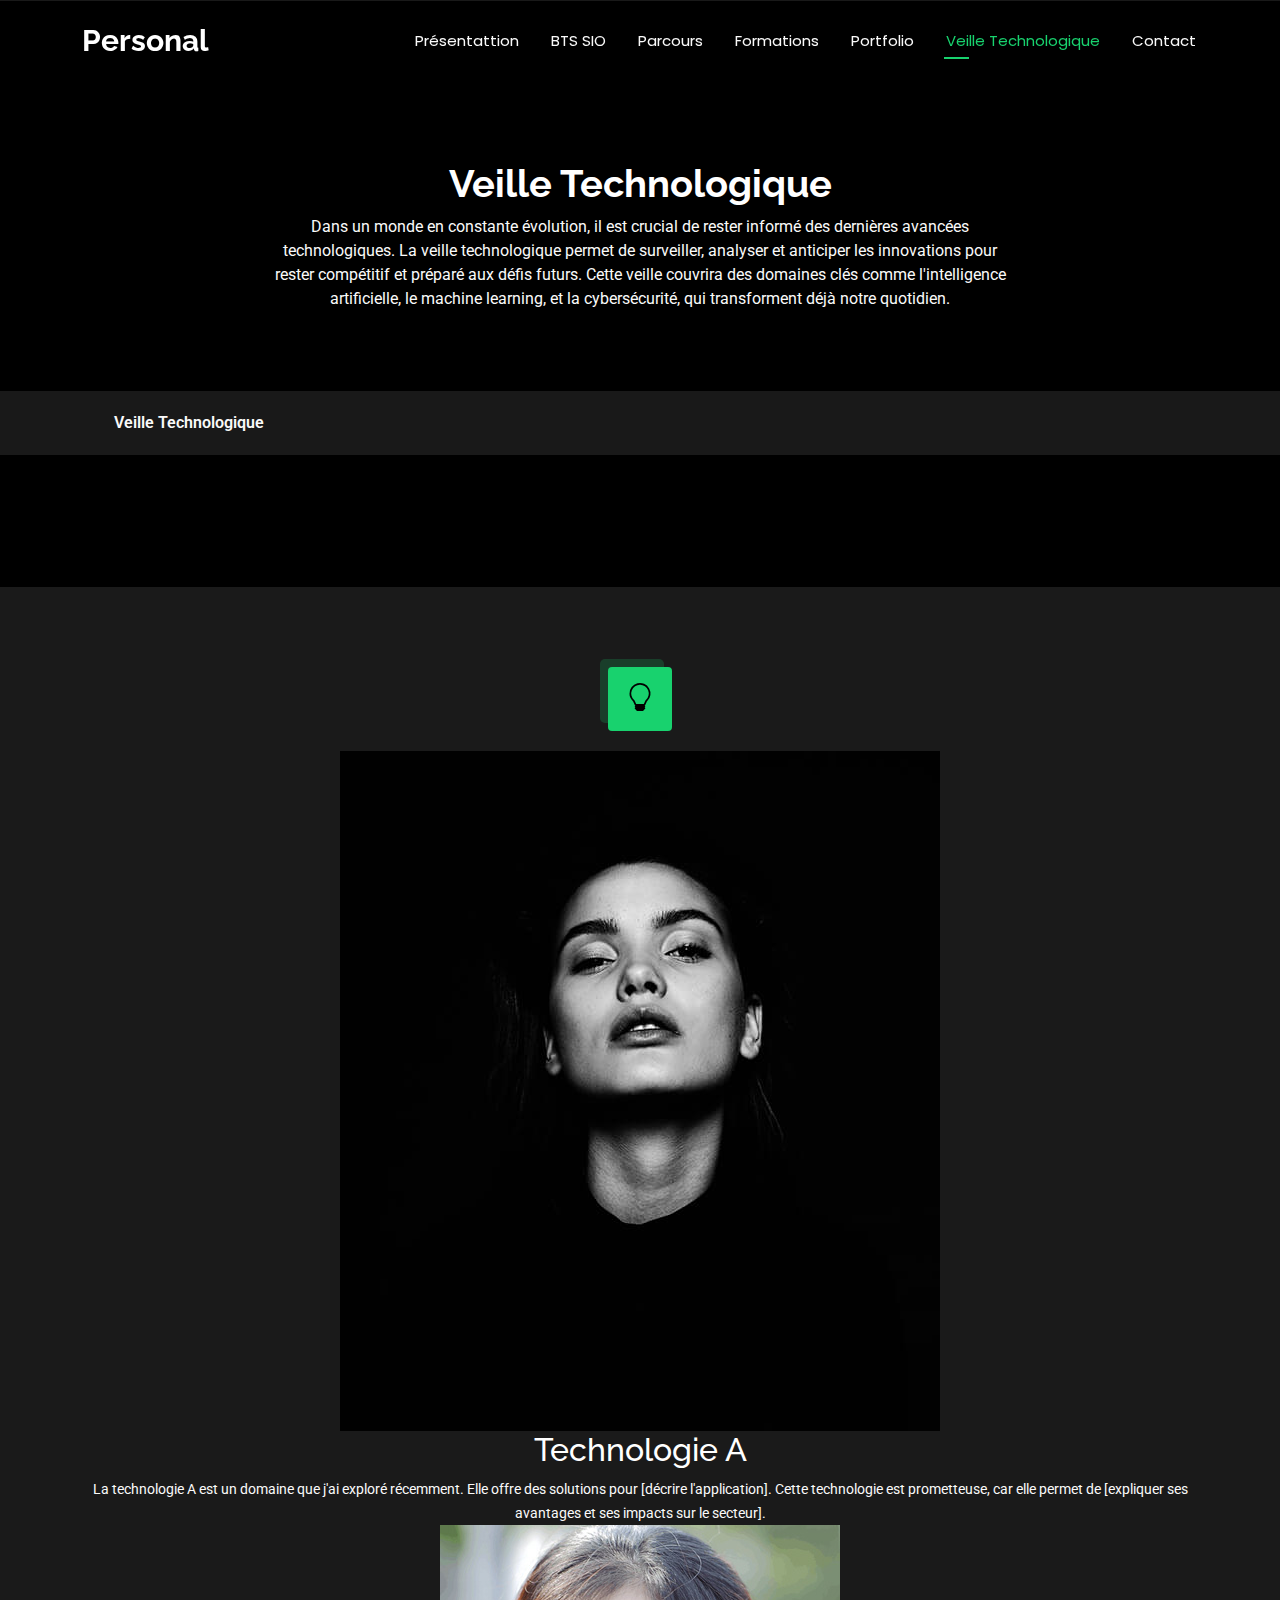
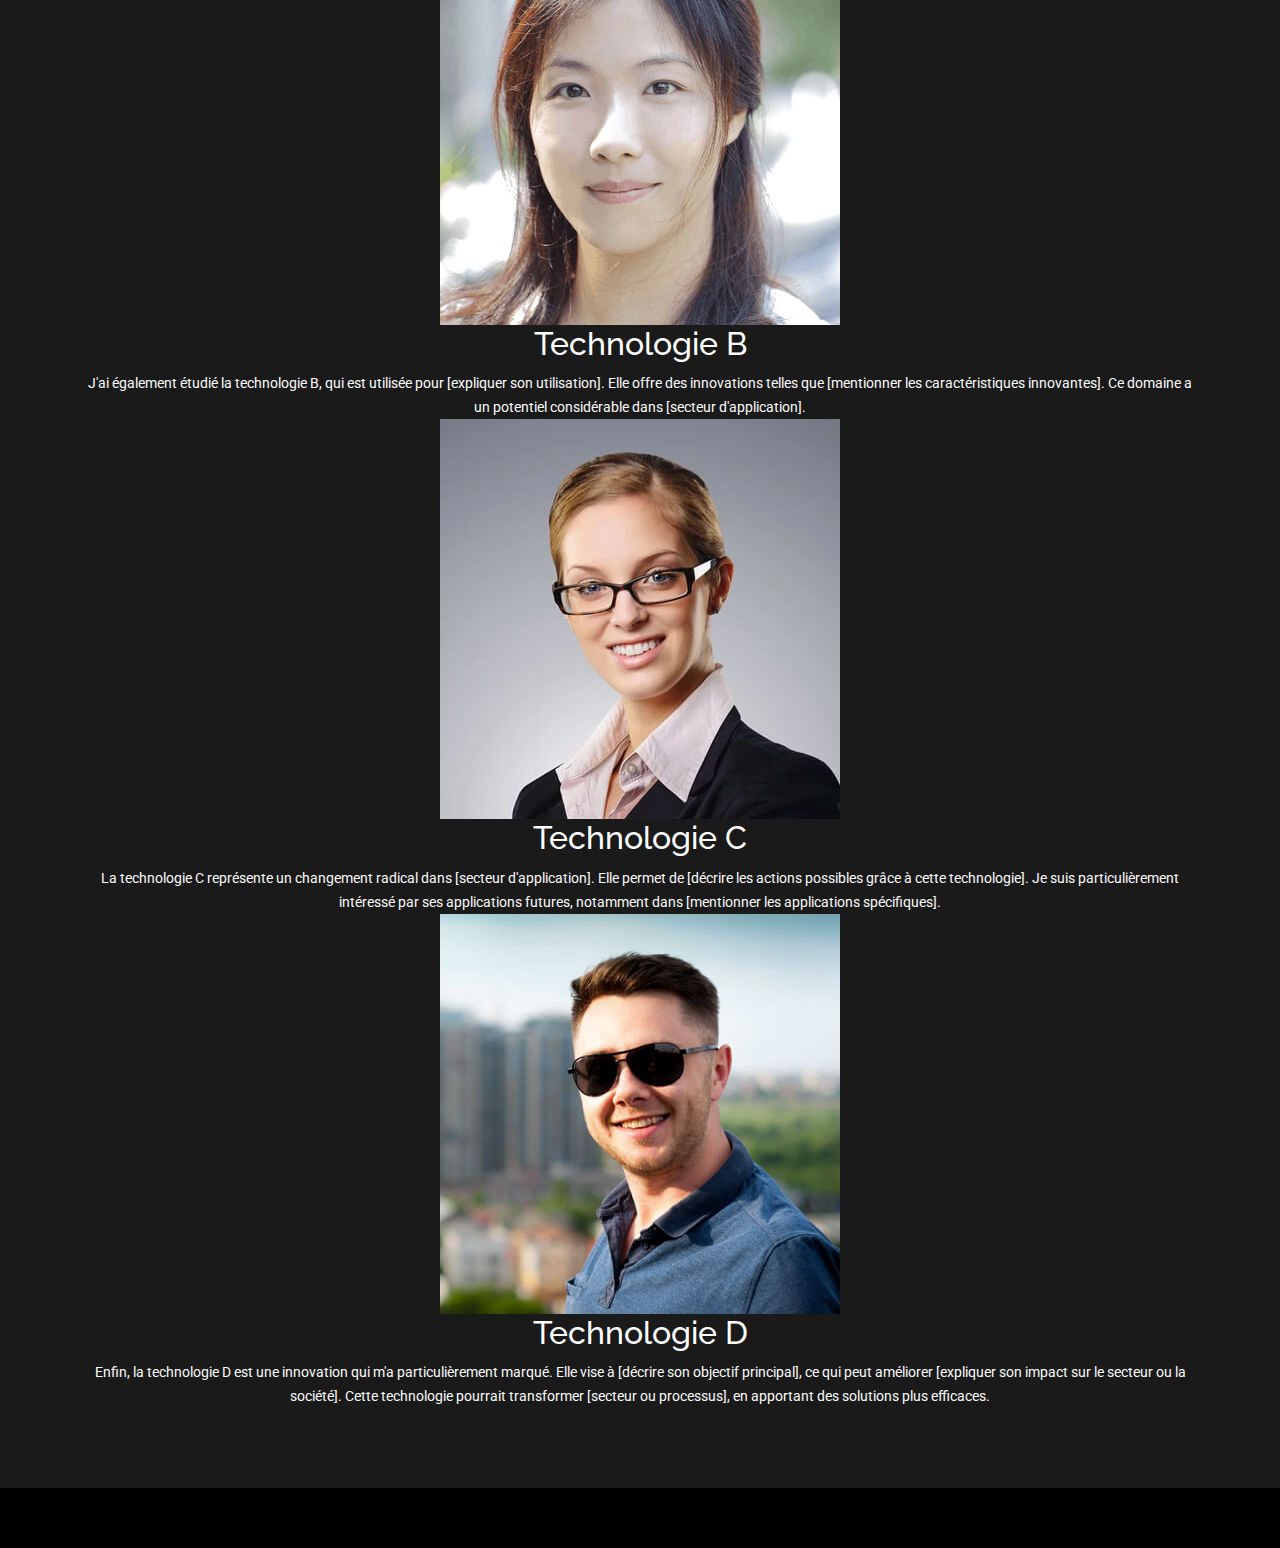
<file: Veille Techno.html>
<!DOCTYPE html>
<html lang="en">

<head>
  <meta charset="utf-8">
  <meta content="width=device-width, initial-scale=1.0" name="viewport">
  <title>Services - Personal Bootstrap Template</title>
  <meta name="description" content="">
  <meta name="keywords" content="">

  <!-- Favicons -->
  <link href="assets/img/favicon.png" rel="icon">
  <link href="assets/img/apple-touch-icon.png" rel="apple-touch-icon">

  <!-- Fonts -->
  <link href="https://fonts.googleapis.com" rel="preconnect">
  <link href="https://fonts.gstatic.com" rel="preconnect" crossorigin>
  <link href="https://fonts.googleapis.com/css2?family=Roboto:ital,wght@0,100;0,300;0,400;0,500;0,700;0,900;1,100;1,300;1,400;1,500;1,700;1,900&family=Poppins:ital,wght@0,100;0,200;0,300;0,400;0,500;0,600;0,700;0,800;0,900;1,100;1,200;1,300;1,400;1,500;1,600;1,700;1,800;1,900&family=Raleway:ital,wght@0,100;0,200;0,300;0,400;0,500;0,600;0,700;0,800;0,900;1,100;1,200;1,300;1,400;1,500;1,600;1,700;1,800;1,900&display=swap" rel="stylesheet">

  <!-- Vendor CSS Files -->
  <link href="assets/vendor/bootstrap/css/bootstrap.min.css" rel="stylesheet">
  <link href="assets/vendor/bootstrap-icons/bootstrap-icons.css" rel="stylesheet">
  <link href="assets/vendor/aos/aos.css" rel="stylesheet">
  <link href="assets/vendor/swiper/swiper-bundle.min.css" rel="stylesheet">
  <link href="assets/vendor/glightbox/css/glightbox.min.css" rel="stylesheet">

  <!-- Main CSS File -->
  <link href="assets/css/main.css" rel="stylesheet">

  <!-- =======================================================
  * Template Name: Personal
  * Template URL: https://bootstrapmade.com/personal-free-resume-bootstrap-template/
  * Updated: Nov 04 2024 with Bootstrap v5.3.3
  * Author: BootstrapMade.com
  * License: https://bootstrapmade.com/license/
  ======================================================== -->
</head>

<body class="services-page">

  <header id="header" class="header d-flex align-items-center fixed-top">
    <div class="container-fluid container-xl position-relative d-flex align-items-center justify-content-between">

      <a href="index.html" class="logo d-flex align-items-center">
        <!-- Uncomment the line below if you also wish to use an image logo -->
        <!-- <img src="assets/img/logo.png" alt=""> -->
        <h1 class="sitename">Personal</h1>
      </a>

      <nav id="navmenu" class="navmenu">
        <ul>
          <li><a href="index.html">Présentattion</a></li>
          <li><a href="BTS SIO.html">BTS SIO</a></li>
          <li><a href="resume.html">Parcours</a></li>
          <li><a href="stage.html">Formations</a></li>
          <li><a href="portfolio.html">Portfolio</a></li>
          <li><a href="Veille Techno.html"class="active">Veille Technologique</a></li>
          <li><a href="contact.html">Contact</a></li>
        </ul>
        <i class="mobile-nav-toggle d-xl-none bi bi-list"></i>
      </nav>

    </div>
  </header>

  <main class="main">

     <!-- Page Title -->
     <div class="page-title" data-aos="fade">
      <div class="heading">
        <div class="container">
          <div class="row d-flex justify-content-center text-center">
            <div class="col-lg-8">
              <h1>Veille Technologique</h1>
              <p class="mb-0">Dans un monde en constante évolution, il est crucial de rester informé des dernières avancées technologiques. La veille technologique permet de surveiller, analyser et anticiper les innovations pour rester compétitif et préparé aux défis futurs. Cette veille couvrira des domaines clés comme l'intelligence artificielle, le machine learning, et la cybersécurité, qui transforment déjà notre quotidien.</p>
            </div>
          </div>
        </div>
      </div>
      <nav class="breadcrumbs">
        <div class="container">
          <ol>
            <li class="current">Veille Technologique</li>
          </ol>
        </div>
      </nav>
    </div><!-- End Page Title -->


    <!-- Services Section -->
<section id="services" class="services section">
  <!-- Veille Technologique Section -->
  <div class="row gy-4 mt-5">
    <div class="service-item position-relative">
      <div class="icon">
        <i class="bi bi-lightbulb"></i>
      </div>
      <div class="container">
        <!-- Bloc 1 -->
        <div class="block">
            <img src="assets/img/profile-img.jpg" alt="Veille sur la technologie A">
            <h2>Technologie A</h2>
            <p>La technologie A est un domaine que j'ai exploré récemment. Elle offre des solutions pour [décrire l'application]. Cette technologie est prometteuse, car elle permet de [expliquer ses avantages et ses impacts sur le secteur].</p>
        </div>

        <!-- Bloc 2 -->
        <div class="block">
            <img src="assets/img/testimonials/testimonials-2.jpg" alt="Veille sur la technologie B">
            <h2>Technologie B</h2>
            <p>J'ai également étudié la technologie B, qui est utilisée pour [expliquer son utilisation]. Elle offre des innovations telles que [mentionner les caractéristiques innovantes]. Ce domaine a un potentiel considérable dans [secteur d'application].</p>
        </div>

        <!-- Bloc 3 -->
        <div class="block">
            <img src="assets/img/testimonials/testimonials-3.jpg" alt="Veille sur la technologie C">
            <h2>Technologie C</h2>
            <p>La technologie C représente un changement radical dans [secteur d'application]. Elle permet de [décrire les actions possibles grâce à cette technologie]. Je suis particulièrement intéressé par ses applications futures, notamment dans [mentionner les applications spécifiques].</p>
        </div>

        <!-- Bloc 4 -->
        <div class="block">
            <img src="assets/img/testimonials/testimonials-5.jpg" alt="Veille sur la technologie D">
            <h2>Technologie D</h2>
            <p>Enfin, la technologie D est une innovation qui m'a particulièrement marqué. Elle vise à [décrire son objectif principal], ce qui peut améliorer [expliquer son impact sur le secteur ou la société]. Cette technologie pourrait transformer [secteur ou processus], en apportant des solutions plus efficaces.</p>
        </div>
    </div>

  </main>
 
  
  <!-- Scroll Top -->
  <a href="#" id="scroll-top" class="scroll-top d-flex align-items-center justify-content-center"><i class="bi bi-arrow-up-short"></i></a>

  <!-- Preloader -->
  <div id="preloader"></div>

  <!-- Vendor JS Files -->
  <script src="assets/vendor/bootstrap/js/bootstrap.bundle.min.js"></script>
  <script src="assets/vendor/php-email-form/validate.js"></script>
  <script src="assets/vendor/aos/aos.js"></script>
  <script src="assets/vendor/typed.js/typed.umd.js"></script>
  <script src="assets/vendor/purecounter/purecounter_vanilla.js"></script>
  <script src="assets/vendor/waypoints/noframework.waypoints.js"></script>
  <script src="assets/vendor/swiper/swiper-bundle.min.js"></script>
  <script src="assets/vendor/glightbox/js/glightbox.min.js"></script>
  <script src="assets/vendor/imagesloaded/imagesloaded.pkgd.min.js"></script>
  <script src="assets/vendor/isotope-layout/isotope.pkgd.min.js"></script>

  <!-- Main JS File -->
  <script src="assets/js/main.js"></script>

</body>

</html>
</file>
<file: assets/css/main.css>
/**
* Template Name: Personal
* Template URL: https://bootstrapmade.com/personal-free-resume-bootstrap-template/
* Updated: Nov 04 2024 with Bootstrap v5.3.3
* Author: BootstrapMade.com
* License: https://bootstrapmade.com/license/
*/

/*--------------------------------------------------------------
# Font & Color Variables
# Help: https://bootstrapmade.com/color-system/
--------------------------------------------------------------*/
/* Fonts */
:root {
  --default-font: "Roboto",  system-ui, -apple-system, "Segoe UI", Roboto, "Helvetica Neue", Arial, "Noto Sans", "Liberation Sans", sans-serif, "Apple Color Emoji", "Segoe UI Emoji", "Segoe UI Symbol", "Noto Color Emoji";
  --heading-font: "Raleway",  sans-serif;
  --nav-font: "Poppins",  sans-serif;
}

/* Global Colors - The following color variables are used throughout the website. Updating them here will change the color scheme of the entire website */
:root { 
  --background-color: #000000; /* Background color for the entire website, including individual sections */
  --default-color: #fafafa; /* Default color used for the majority of the text content across the entire website */
  --heading-color: #ffffff; /* Color for headings, subheadings and title throughout the website */
  --accent-color: #18d26e; /* Accent color that represents your brand on the website. It's used for buttons, links, and other elements that need to stand out */
  --surface-color: #1a1a1a; /* The surface color is used as a background of boxed elements within sections, such as cards, icon boxes, or other elements that require a visual separation from the global background. */
  --contrast-color: #000000; /* Contrast color for text, ensuring readability against backgrounds of accent, heading, or default colors. */
}

/* Nav Menu Colors - The following color variables are used specifically for the navigation menu. They are separate from the global colors to allow for more customization options */
:root {
  --nav-color: #fafafa;  /* The default color of the main navmenu links */
  --nav-hover-color: #18d26e; /* Applied to main navmenu links when they are hovered over or active */
  --nav-mobile-background-color: #1a1a1a; /* Used as the background color for mobile navigation menu */
  --nav-dropdown-background-color: #1a1a1a; /* Used as the background color for dropdown items that appear when hovering over primary navigation items */
  --nav-dropdown-color: #fafafa; /* Used for navigation links of the dropdown items in the navigation menu. */
  --nav-dropdown-hover-color: #18d26e; /* Similar to --nav-hover-color, this color is applied to dropdown navigation links when they are hovered over. */
}

/* Color Presets - These classes override global colors when applied to any section or element, providing reuse of the sam color scheme. */

.light-background {
  --background-color: #1a1a1a;
  --surface-color: #343434;
}

.dark-background {
  --background-color: rgba(15, 15, 15, 0.975);
  --default-color: #ffffff;
  --heading-color: #ffffff;
  --surface-color: #292929f9;
  --contrast-color: #000000;
}

/* Smooth scroll */
:root {
  scroll-behavior: smooth;
}

/*--------------------------------------------------------------
# General Styling & Shared Classes
--------------------------------------------------------------*/
body {
  color: var(--default-color);
  background-color: var(--background-color);
  font-family: var(--default-font);
}

a {
  color: var(--accent-color);
  text-decoration: none;
  transition: 0.3s;
}

a:hover {
  color: color-mix(in srgb, var(--accent-color), transparent 25%);
  text-decoration: none;
}

h1,
h2,
h3,
h4,
h5,
h6 {
  color: var(--heading-color);
  font-family: var(--heading-font);
}



/*--------------------------------------------------------------
# Global Header
--------------------------------------------------------------*/
.header {
  --background-color: rgba(0, 0, 0, 0);
  color: var(--default-color);
  background-color: var(--background-color);
  padding: 15px 0;
  transition: all 0.5s;
  z-index: 997;
}

.header .logo {
  line-height: 1;
}

.header .logo img {
  max-height: 32px;
  margin-right: 8px;
}

.header .logo h1 {
  font-size: 30px;
  margin: 0;
  font-weight: 700;
  color: var(--heading-color);
}

.scrolled .header {
  box-shadow: 0px 0 18px rgba(0, 0, 0, 0.1);
}

/* Global Header on Scroll
------------------------------*/
.scrolled .header {
  --background-color: rgba(0, 0, 0, 0.8);
}

/*--------------------------------------------------------------
# Navigation Menu
--------------------------------------------------------------*/
/* Desktop Navigation */
@media (min-width: 1200px) {
  .navmenu {
    padding: 0;
  }

  .navmenu ul {
    margin: 0;
    padding: 0;
    display: flex;
    list-style: none;
    align-items: center;
  }

  .navmenu li {
    position: relative;
  }

  .navmenu>ul>li {
    white-space: nowrap;
    padding: 15px 14px;
  }

  .navmenu>ul>li:last-child {
    padding-right: 0;
  }

  .navmenu a,
  .navmenu a:focus {
    color: var(--nav-color);
    font-size: 15px;
    padding: 0 2px;
    font-family: var(--nav-font);
    font-weight: 400;
    display: flex;
    align-items: center;
    justify-content: space-between;
    white-space: nowrap;
    transition: 0.3s;
    position: relative;
  }

  .navmenu a i,
  .navmenu a:focus i {
    font-size: 12px;
    line-height: 0;
    margin-left: 5px;
    transition: 0.3s;
  }

  .navmenu>ul>li>a:before {
    content: "";
    position: absolute;
    height: 2px;
    bottom: -6px;
    left: 0;
    background-color: var(--nav-hover-color);
    visibility: hidden;
    width: 0px;
    transition: all 0.3s ease-in-out 0s;
  }

  .navmenu a:hover:before,
  .navmenu li:hover>a:before,
  .navmenu .active:before {
    visibility: visible;
    width: 25px;
  }

  .navmenu li:hover>a,
  .navmenu .active,
  .navmenu .active:focus {
    color: var(--nav-hover-color);
  }

  .navmenu .dropdown ul {
    margin: 0;
    padding: 10px 0;
    background: var(--nav-dropdown-background-color);
    display: block;
    position: absolute;
    visibility: hidden;
    left: 14px;
    top: 130%;
    opacity: 0;
    transition: 0.3s;
    border-radius: 4px;
    z-index: 99;
    box-shadow: 0px 0px 30px rgba(0, 0, 0, 0.1);
  }

  .navmenu .dropdown ul li {
    min-width: 200px;
  }

  .navmenu .dropdown ul a {
    padding: 10px 20px;
    font-size: 15px;
    text-transform: none;
    color: var(--nav-dropdown-color);
  }

  .navmenu .dropdown ul a i {
    font-size: 12px;
  }

  .navmenu .dropdown ul a:hover,
  .navmenu .dropdown ul .active:hover,
  .navmenu .dropdown ul li:hover>a {
    color: var(--nav-dropdown-hover-color);
  }

  .navmenu .dropdown:hover>ul {
    opacity: 1;
    top: 100%;
    visibility: visible;
  }

  .navmenu .dropdown .dropdown ul {
    top: 0;
    left: -90%;
    visibility: hidden;
  }

  .navmenu .dropdown .dropdown:hover>ul {
    opacity: 1;
    top: 0;
    left: -100%;
    visibility: visible;
  }
}

/* Mobile Navigation */
@media (max-width: 1199px) {
  .mobile-nav-toggle {
    color: var(--nav-color);
    font-size: 28px;
    line-height: 0;
    margin-right: 10px;
    cursor: pointer;
    transition: color 0.3s;
  }

  .navmenu {
    padding: 0;
    z-index: 9997;
  }

  .navmenu ul {
    display: none;
    list-style: none;
    position: absolute;
    inset: 60px 20px 20px 20px;
    padding: 10px 0;
    margin: 0;
    border-radius: 6px;
    background-color: var(--nav-mobile-background-color);
    border: 1px solid color-mix(in srgb, var(--default-color), transparent 90%);
    box-shadow: none;
    overflow-y: auto;
    transition: 0.3s;
    z-index: 9998;
  }

  .navmenu a,
  .navmenu a:focus {
    color: var(--nav-dropdown-color);
    padding: 10px 20px;
    font-family: var(--nav-font);
    font-size: 17px;
    font-weight: 500;
    display: flex;
    align-items: center;
    justify-content: space-between;
    white-space: nowrap;
    transition: 0.3s;
  }

  .navmenu a i,
  .navmenu a:focus i {
    font-size: 12px;
    line-height: 0;
    margin-left: 5px;
    width: 30px;
    height: 30px;
    display: flex;
    align-items: center;
    justify-content: center;
    border-radius: 50%;
    transition: 0.3s;
    background-color: color-mix(in srgb, var(--accent-color), transparent 90%);
  }

  .navmenu a i:hover,
  .navmenu a:focus i:hover {
    background-color: var(--accent-color);
    color: var(--contrast-color);
  }

  .navmenu a:hover,
  .navmenu .active,
  .navmenu .active:focus {
    color: var(--nav-dropdown-hover-color);
  }

  .navmenu .active i,
  .navmenu .active:focus i {
    background-color: var(--accent-color);
    color: var(--contrast-color);
    transform: rotate(180deg);
  }

  .navmenu .dropdown ul {
    position: static;
    display: none;
    z-index: 99;
    padding: 10px 0;
    margin: 10px 20px;
    background-color: var(--nav-dropdown-background-color);
    transition: all 0.5s ease-in-out;
  }

  .navmenu .dropdown ul ul {
    background-color: rgba(33, 37, 41, 0.1);
  }

  .navmenu .dropdown>.dropdown-active {
    display: block;
    background-color: rgba(33, 37, 41, 0.03);
  }

  .mobile-nav-active {
    overflow: hidden;
  }

  .mobile-nav-active .mobile-nav-toggle {
    color: #fff;
    position: absolute;
    font-size: 32px;
    top: 15px;
    right: 15px;
    margin-right: 0;
    z-index: 9999;
  }

  .mobile-nav-active .navmenu {
    position: fixed;
    overflow: hidden;
    inset: 0;
    background: rgba(33, 37, 41, 0.8);
    transition: 0.3s;
  }

  .mobile-nav-active .navmenu>ul {
    display: block;
  }
}

/*--------------------------------------------------------------
# Global Footer
--------------------------------------------------------------*/
.footer {
  color: var(--default-color);
  background-color: var(--background-color);
  font-size: 14px;
  text-align: center;
  padding: 30px 0;
  position: relative;
}

.footer h3 {
  font-size: 36px;
  font-weight: 700;
  position: relative;
  padding: 0;
  margin: 0 0 15px 0;
}

.footer p {
  font-size: 15;
  font-style: italic;
  padding: 0;
  margin: 0 0 30px 0;
}

.footer .social-links {
  margin: 0 0 30px 0;
}

.footer .social-links a {
  font-size: 16px;
  display: flex;
  align-items: center;
  justify-content: center;
  background: var(--accent-color);
  color: var(--contrast-color);
  line-height: 1;
  margin: 0 4px;
  border-radius: 50%;
  text-align: center;
  width: 36px;
  height: 36px;
  transition: 0.3s;
}

.footer .social-links a:hover {
  background: color-mix(in srgb, var(--accent-color), transparent 20%);
  text-decoration: none;
}

.footer .copyright {
  padding-top: 25px;
  border-top: 1px solid color-mix(in srgb, var(--default-color), transparent 90%);
}

.footer .credits {
  font-size: 13px;
  padding-top: 5px;
}

/*--------------------------------------------------------------
# Preloader
--------------------------------------------------------------*/
#preloader {
  position: fixed;
  inset: 0;
  z-index: 999999;
  overflow: hidden;
  background: var(--background-color);
  transition: all 0.6s ease-out;
}

#preloader:before {
  content: "";
  position: fixed;
  top: calc(50% - 30px);
  left: calc(50% - 30px);
  border: 6px solid #ffffff;
  border-color: var(--accent-color) transparent var(--accent-color) transparent;
  border-radius: 50%;
  width: 60px;
  height: 60px;
  animation: animate-preloader 1.5s linear infinite;
}

@keyframes animate-preloader {
  0% {
    transform: rotate(0deg);
  }

  100% {
    transform: rotate(360deg);
  }
}

/*--------------------------------------------------------------
# Scroll Top Button
--------------------------------------------------------------*/
.scroll-top {
  position: fixed;
  visibility: hidden;
  opacity: 0;
  right: 15px;
  bottom: -15px;
  z-index: 99999;
  background-color: var(--accent-color);
  width: 44px;
  height: 44px;
  border-radius: 50px;
  transition: all 0.4s;
}

.scroll-top i {
  font-size: 24px;
  color: var(--contrast-color);
  line-height: 0;
}

.scroll-top:hover {
  background-color: color-mix(in srgb, var(--accent-color), transparent 20%);
  color: var(--contrast-color);
}

.scroll-top.active {
  visibility: visible;
  opacity: 1;
  bottom: 15px;
}

/*--------------------------------------------------------------
# Disable aos animation delay on mobile devices
--------------------------------------------------------------*/
@media screen and (max-width: 768px) {
  [data-aos-delay] {
    transition-delay: 0 !important;
  }
}

/*--------------------------------------------------------------
# Global Page Titles & Breadcrumbs
--------------------------------------------------------------*/
.page-title {
  color: var(--default-color);
  background-color: var(--background-color);
  position: relative;
}

.page-title .heading {
  padding: 160px 0 80px 0;
  border-top: 1px solid color-mix(in srgb, var(--default-color), transparent 90%);
}

.page-title .heading h1 {
  font-size: 38px;
  font-weight: 700;
}

.page-title nav {
  background-color: color-mix(in srgb, var(--default-color), transparent 90%);
  padding: 20px 0;
}

.page-title nav ol {
  display: flex;
  flex-wrap: wrap;
  list-style: none;
  margin: 0;
  font-size: 16px;
  font-weight: 600;
}

.page-title nav ol li+li {
  padding-left: 10px;
}

.page-title nav ol li+li::before {
  content: "/";
  display: inline-block;
  padding-right: 10px;
  color: color-mix(in srgb, var(--default-color), transparent 70%);
}

/*--------------------------------------------------------------
# Global Sections
--------------------------------------------------------------*/
section,
.section {
  color: var(--default-color);
  background-color: var(--background-color);
  padding: 60px 0;
  scroll-margin-top: 100px;
  overflow: clip;
}

@media (max-width: 1199px) {

  section,
  .section {
    scroll-margin-top: 66px;
  }
}

/*--------------------------------------------------------------
# Global Section Titles
--------------------------------------------------------------*/
.section-title {
  padding-bottom: 60px;
  position: relative;
}

.section-title h2 {
  font-size: 14px;
  font-weight: 500;
  padding: 0;
  line-height: 1px;
  margin: 0;
  letter-spacing: 1.5px;
  text-transform: uppercase;
  color: color-mix(in srgb, var(--default-color), transparent 50%);
  position: relative;
}

.section-title h2::after {
  content: "";
  width: 120px;
  height: 1px;
  display: inline-block;
  background: var(--accent-color);
  margin: 4px 10px;
}

.section-title div {
  color: var(--heading-color);
  margin: 0;
  margin: 0;
  font-size: 28px;
  font-weight: 700;
  text-transform: uppercase;
  font-family: var(--heading-font);
}

/*--------------------------------------------------------------
# Hero Section
--------------------------------------------------------------*/
.hero {
  width: 100%;
  min-height: 100vh;
  position: relative;
  padding: 80px 0;
  display: flex;
  align-items: center;
  justify-content: center;
}

.hero img {
  position: absolute;
  inset: 0;
  display: block;
  width: 100%;
  height: 100%;
  object-fit: cover;
  z-index: 1;
}

.hero .container {
  position: relative;
  z-index: 3;
}

.hero h2 {
  margin: 0;
  font-size: 64px;
  font-weight: 700;
}

.hero p {
  margin: 5px 0 0 0;
  font-size: 26px;
}

.hero p span {
  letter-spacing: 1px;
  border-bottom: 2px solid var(--accent-color);
}

.hero .social-links {
  margin-top: 25px;
}

.hero .social-links a {
  background-color: color-mix(in srgb, var(--default-color), transparent 90%);
  color: var(--default-color);
  font-size: 14px;
  width: 40px;
  height: 40px;
  border-radius: 50px;
  display: inline-flex;
  align-items: center;
  justify-content: center;
  margin-right: 20px;
  transition: 0.3s;
}

.hero .social-links a:hover {
  background-color: var(--accent-color);
}

@media (max-width: 768px) {
  .hero h2 {
    font-size: 32px;
  }

  .hero p {
    font-size: 20px;
  }
}

/*--------------------------------------------------------------
# About Section
--------------------------------------------------------------*/
.about .content h2 {
  font-weight: 700;
  font-size: 24px;
}

.about .content ul {
  list-style: none;
  padding: 0;
}

.about .content ul li {
  margin-bottom: 20px;
  display: flex;
  align-items: center;
}

.about .content ul strong {
  margin-right: 10px;
}

.about .content ul i {
  font-size: 16px;
  margin-right: 5px;
  color: var(--accent-color);
  line-height: 0;
}

/*--------------------------------------------------------------
# Stats Section
--------------------------------------------------------------*/
.stats i {
  background-color: var(--surface-color);
  color: var(--accent-color);
  box-shadow: 0px 2px 25px rgba(0, 0, 0, 0.1);
  width: 54px;
  height: 54px;
  font-size: 24px;
  border-radius: 50px;
  border: 2px solid var(--background-color);
  display: inline-flex;
  align-items: center;
  justify-content: center;
  position: relative;
  z-index: 1;
}

.stats .stats-item {
  background-color: var(--surface-color);
  margin-top: -27px;
  padding: 30px 30px 25px 30px;
  width: 100%;
  position: relative;
  text-align: center;
  box-shadow: 0px 2px 35px rgba(0, 0, 0, 0.1);
  border-radius: 4px;
  z-index: 0;
}

.stats .stats-item span {
  font-size: 36px;
  display: block;
  font-weight: 700;
  color: color-mix(in srgb, var(--default-color), transparent 20%);
}

.stats .stats-item p {
  padding: 0;
  margin: 0;
  font-family: var(--heading-font);
  font-size: 16px;
}

/*--------------------------------------------------------------
# Skills Section
--------------------------------------------------------------*/
.skills .progress {
  height: 60px;
  display: block;
  background: none;
  border-radius: 0;
}

.skills .progress .skill {
  color: var(--heading-color);
  padding: 0;
  margin: 0 0 6px 0;
  text-transform: uppercase;
  display: block;
  font-weight: 600;
  font-family: var(--heading-font);
}

.skills .progress .skill .val {
  float: right;
  font-style: normal;
}

.skills .progress-bar-wrap {
  background: color-mix(in srgb, var(--default-color), transparent 90%);
  height: 10px;
}

.skills .progress-bar {
  width: 1px;
  height: 10px;
  transition: 0.9s;
  background-color: var(--accent-color);
}

/*--------------------------------------------------------------
# Interests Section
--------------------------------------------------------------*/
.interests .features-item {
  background-color: var(--surface-color);
  display: flex;
  align-items: center;
  padding: 20px;
  transition: 0.3s;
  border: 1px solid color-mix(in srgb, var(--default-color), transparent 90%);
  position: relative;
}

.interests .features-item i {
  font-size: 32px;
  padding-right: 10px;
  line-height: 0;
}

.interests .features-item h3 {
  font-weight: 700;
  margin: 0;
  padding: 0;
  line-height: 1;
  font-size: 16px;
}

.interests .features-item h3 a {
  color: var(--heading-color);
  transition: 0.3s;
}

.interests .features-item:hover {
  border-color: var(--accent-color);
}

.interests .features-item:hover h3 a {
  color: var(--accent-color);
}

/*--------------------------------------------------------------
# Testimonials Section
--------------------------------------------------------------*/
.testimonials .testimonials-carousel,
.testimonials .testimonials-slider {
  overflow: hidden;
}

.testimonials .testimonial-item {
  box-sizing: content-box;
  min-height: 320px;
}

.testimonials .testimonial-item .testimonial-img {
  width: 90px;
  border-radius: 50%;
  margin: -40px 0 0 40px;
  position: relative;
  z-index: 2;
  border: 6px solid var(--background-color);
}

.testimonials .testimonial-item h3 {
  font-size: 18px;
  font-weight: bold;
  margin: 10px 0 5px 45px;
}

.testimonials .testimonial-item h4 {
  font-size: 14px;
  color: color-mix(in srgb, var(--default-color), transparent 20%);
  margin: 0 0 0 45px;
}

.testimonials .testimonial-item .quote-icon-left,
.testimonials .testimonial-item .quote-icon-right {
  color: color-mix(in srgb, var(--accent-color), transparent 50%);
  font-size: 26px;
  line-height: 0;
}

.testimonials .testimonial-item .quote-icon-left {
  display: inline-block;
  left: -5px;
  position: relative;
}

.testimonials .testimonial-item .quote-icon-right {
  display: inline-block;
  right: -5px;
  position: relative;
  top: 10px;
  transform: scale(-1, -1);
}

.testimonials .testimonial-item p {
  font-style: italic;
  margin: 0 15px 0 15px;
  padding: 20px 20px 60px 20px;
  background: var(--surface-color);
  border-radius: 6px;
  position: relative;
  z-index: 1;
}

.testimonials .swiper-wrapper {
  height: auto;
}

.testimonials .swiper-pagination {
  margin-top: 20px;
  position: relative;
}

.testimonials .swiper-pagination .swiper-pagination-bullet {
  width: 12px;
  height: 12px;
  background-color: var(--background-color);
  opacity: 1;
  border: 1px solid var(--accent-color);
}

.testimonials .swiper-pagination .swiper-pagination-bullet-active {
  background-color: var(--accent-color);
}

/*--------------------------------------------------------------
# Resume Section
--------------------------------------------------------------*/
.resume .resume-title {
  color: var(--heading-color);
  font-size: 26px;
  font-weight: 700;
  margin-top: 20px;
  margin-bottom: 20px;
}

.resume .resume-item {
  padding: 0 0 20px 20px;
  margin-top: -2px;
  border-left: 2px solid var(--accent-color);
  position: relative;
}

.resume .resume-item h4 {
  line-height: 18px;
  font-size: 18px;
  font-weight: 600;
  text-transform: uppercase;
  color: color-mix(in srgb, var(--default-color), transparent 20%);
  margin-bottom: 10px;
}

.resume .resume-item h5 {
  font-size: 16px;
  padding: 5px 15px;
  display: inline-block;
  font-weight: 600;
  margin-bottom: 10px;
}

.resume .resume-item ul {
  padding-left: 20px;
}

.resume .resume-item ul li {
  padding-bottom: 10px;
}

.resume .resume-item:last-child {
  padding-bottom: 0;
}

.resume .resume-item::before {
  content: "";
  position: absolute;
  width: 16px;
  height: 16px;
  border-radius: 50px;
  left: -9px;
  top: 0;
  background: var(--background-color);
  border: 2px solid var(--accent-color);
}

/*--------------------------------------------------------------
# Services Section
--------------------------------------------------------------*/
.services .service-item {
  background-color: var(--surface-color);
  text-align: center;
  padding: 80px 20px;
  transition: all ease-in-out 0.3s;
  height: 100%;
}

.services .service-item .icon {
  margin: 0 auto;
  width: 64px;
  height: 64px;
  background: var(--accent-color);
  border-radius: 4px;
  display: flex;
  align-items: center;
  justify-content: center;
  margin-bottom: 20px;
  transition: 0.3s;
  transform-style: preserve-3d;
}

.services .service-item .icon i {
  color: var(--contrast-color);
  font-size: 28px;
  transition: ease-in-out 0.3s;
}

.services .service-item .icon::before {
  position: absolute;
  content: "";
  left: -8px;
  top: -8px;
  height: 100%;
  width: 100%;
  background: color-mix(in srgb, var(--accent-color), transparent 80%);
  border-radius: 5px;
  transition: all 0.3s ease-out 0s;
  transform: translateZ(-1px);
}

.services .service-item h3 {
  font-weight: 700;
  margin: 10px 0 15px 0;
  font-size: 22px;
}

.services .service-item p {
  line-height: 24px;
  font-size: 14px;
  margin-bottom: 0;
}

.services .service-item:hover {
  background: var(--accent-color);
  border-color: var(--accent-color);
}

.services .service-item:hover .icon {
  background: var(--surface-color);
}

.services .service-item:hover .icon i {
  color: var(--accent-color);
}

.services .service-item:hover .icon::before {
  background: color-mix(in srgb, var(--background-color), transparent 70%);
}

.services .service-item:hover h3,
.services .service-item:hover p {
  color: var(--contrast-color);
}

/*--------------------------------------------------------------
# Service Details Section
--------------------------------------------------------------*/
.service-details .services-list {
  background-color: var(--surface-color);
  padding: 10px 30px;
  border: 1px solid color-mix(in srgb, var(--default-color), transparent 90%);
  margin-bottom: 20px;
}

.service-details .services-list a {
  display: block;
  line-height: 1;
  padding: 8px 0 8px 15px;
  border-left: 3px solid color-mix(in srgb, var(--default-color), transparent 70%);
  margin: 20px 0;
  color: color-mix(in srgb, var(--default-color), transparent 20%);
  transition: 0.3s;
}

.service-details .services-list a.active {
  color: var(--heading-color);
  font-weight: 700;
  border-color: var(--accent-color);
}

.service-details .services-list a:hover {
  border-color: var(--accent-color);
}

.service-details .services-img {
  margin-bottom: 20px;
}

.service-details h3 {
  font-size: 26px;
  font-weight: 700;
}

.service-details h4 {
  font-size: 20px;
  font-weight: 700;
}

.service-details p {
  font-size: 15px;
}

.service-details ul {
  list-style: none;
  padding: 0;
  font-size: 15px;
}

.service-details ul li {
  padding: 5px 0;
  display: flex;
  align-items: center;
}

.service-details ul i {
  font-size: 20px;
  margin-right: 8px;
  color: var(--accent-color);
}

/*--------------------------------------------------------------
# Portfolio Section
--------------------------------------------------------------*/
.portfolio .portfolio-filters {
  padding: 0;
  margin: 0 auto 20px auto;
  list-style: none;
  text-align: center;
}

.portfolio .portfolio-filters li {
  cursor: pointer;
  display: inline-block;
  padding: 0;
  font-size: 18px;
  font-weight: 500;
  margin: 0 10px;
  line-height: 1;
  margin-bottom: 5px;
  transition: all 0.3s ease-in-out;
}

.portfolio .portfolio-filters li:hover,
.portfolio .portfolio-filters li.filter-active {
  color: var(--accent-color);
}

.portfolio .portfolio-filters li:first-child {
  margin-left: 0;
}

.portfolio .portfolio-filters li:last-child {
  margin-right: 0;
}

@media (max-width: 575px) {
  .portfolio .portfolio-filters li {
    font-size: 14px;
    margin: 0 5px;
  }
}

.portfolio .portfolio-content {
  position: relative;
  overflow: hidden;
}

.portfolio .portfolio-content img {
  transition: 0.3s;
}

.portfolio .portfolio-content .portfolio-info {
  opacity: 0;
  position: absolute;
  inset: 0;
  z-index: 3;
  transition: all ease-in-out 0.3s;
  background: rgba(0, 0, 0, 0.6);
  padding: 15px;
}

.portfolio .portfolio-content .portfolio-info h4 {
  font-size: 14px;
  padding: 5px 10px;
  font-weight: 400;
  color: #ffffff;
  display: inline-block;
  background-color: var(--accent-color);
}

.portfolio .portfolio-content .portfolio-info p {
  position: absolute;
  bottom: 10px;
  text-align: center;
  display: inline-block;
  left: 0;
  right: 0;
  font-size: 16px;
  font-weight: 600;
  color: rgba(255, 255, 255, 0.8);
}

.portfolio .portfolio-content .portfolio-info .preview-link,
.portfolio .portfolio-content .portfolio-info .details-link {
  position: absolute;
  left: calc(50% - 40px);
  font-size: 26px;
  top: calc(50% - 14px);
  color: #fff;
  transition: 0.3s;
  line-height: 1.2;
}

.portfolio .portfolio-content .portfolio-info .preview-link:hover,
.portfolio .portfolio-content .portfolio-info .details-link:hover {
  color: var(--accent-color);
}

.portfolio .portfolio-content .portfolio-info .details-link {
  left: 50%;
  font-size: 34px;
  line-height: 0;
}

.portfolio .portfolio-content:hover .portfolio-info {
  opacity: 1;
}

.portfolio .portfolio-content:hover img {
  transform: scale(1.1);
}

/*--------------------------------------------------------------
# Portfolio Details Section
--------------------------------------------------------------*/
.portfolio-details .portfolio-details-slider img {
  width: 100%;
}

.portfolio-details .portfolio-details-slider .swiper-pagination {
  margin-top: 20px;
  position: relative;
}

.portfolio-details .portfolio-details-slider .swiper-pagination .swiper-pagination-bullet {
  width: 12px;
  height: 12px;
  background-color: color-mix(in srgb, var(--default-color), transparent 85%);
  opacity: 1;
}

.portfolio-details .portfolio-details-slider .swiper-pagination .swiper-pagination-bullet-active {
  background-color: var(--accent-color);
}

.portfolio-details .portfolio-info {
  background-color: var(--surface-color);
  padding: 30px;
  box-shadow: 0px 0 30px rgba(0, 0, 0, 0.1);
}

.portfolio-details .portfolio-info h3 {
  font-size: 22px;
  font-weight: 700;
  margin-bottom: 20px;
  padding-bottom: 20px;
  border-bottom: 1px solid color-mix(in srgb, var(--default-color), transparent 85%);
}

.portfolio-details .portfolio-info ul {
  list-style: none;
  padding: 0;
  font-size: 15px;
}

.portfolio-details .portfolio-info ul li+li {
  margin-top: 10px;
}

.portfolio-details .portfolio-description {
  padding-top: 30px;
}

.portfolio-details .portfolio-description h2 {
  font-size: 26px;
  font-weight: 700;
  margin-bottom: 20px;
}

.portfolio-details .portfolio-description p {
  padding: 0;
  color: color-mix(in srgb, var(--default-color), transparent 30%);
}

/*--------------------------------------------------------------
# Starter Section Section
--------------------------------------------------------------*/
.starter-section {
  /* Add your styles here */
}

/*--------------------------------------------------------------
# Contact Section
--------------------------------------------------------------*/
.contact .info-item {
  box-shadow: 0px 0px 20px rgba(0, 0, 0, 0.1);
  padding: 20px 30px;
}

.contact .info-item .icon {
  color: var(--contrast-color);
  background-color: var(--accent-color);
  width: 56px;
  height: 56px;
  font-size: 24px;
  display: flex;
  justify-content: center;
  align-items: center;
  transition: all 0.3s ease-in-out;
  border-radius: 50%;
  margin-right: 15px;
}

.contact .info-item h3 {
  font-size: 18px;
  font-weight: 700;
  margin: 0 0 2px 0;
}

.contact .info-item p {
  padding: 0;
  margin-bottom: 0;
  font-size: 14px;
}

.contact .info-item .social-links a {
  font-size: 24px;
  display: inline-block;
  line-height: 1;
  margin: 4px 6px 0 0;
  transition: 0.3s;
  color: color-mix(in srgb, var(--default-color), transparent 50%);
}

.contact .info-item .social-links a:hover {
  color: var(--accent-color);
}

.contact .php-email-form {
  box-shadow: 0px 0px 20px rgba(0, 0, 0, 0.1);
  padding: 30px;
  margin-top: 30px;
}

@media (max-width: 575px) {
  .contact .php-email-form {
    padding: 20px;
  }
}

.contact .php-email-form input[type=text],
.contact .php-email-form input[type=email],
.contact .php-email-form textarea {
  color: var(--default-color);
  background-color: color-mix(in srgb, var(--background-color), transparent 50%);
  border-color: color-mix(in srgb, var(--default-color), transparent 80%);
  font-size: 14px;
  padding: 10px 15px;
  box-shadow: none;
  border-radius: 0;
}

.contact .php-email-form input[type=text]:focus,
.contact .php-email-form input[type=email]:focus,
.contact .php-email-form textarea:focus {
  border-color: var(--accent-color);
}

.contact .php-email-form input[type=text]::placeholder,
.contact .php-email-form input[type=email]::placeholder,
.contact .php-email-form textarea::placeholder {
  color: color-mix(in srgb, var(--default-color), transparent 70%);
}

.contact .php-email-form button[type=submit] {
  color: var(--contrast-color);
  background: var(--accent-color);
  border: 0;
  padding: 10px 30px;
  transition: 0.4s;
  border-radius: 50px;
}

.contact .php-email-form button[type=submit]:hover {
  background: color-mix(in srgb, var(--accent-color), transparent 20%);
}
</file>
